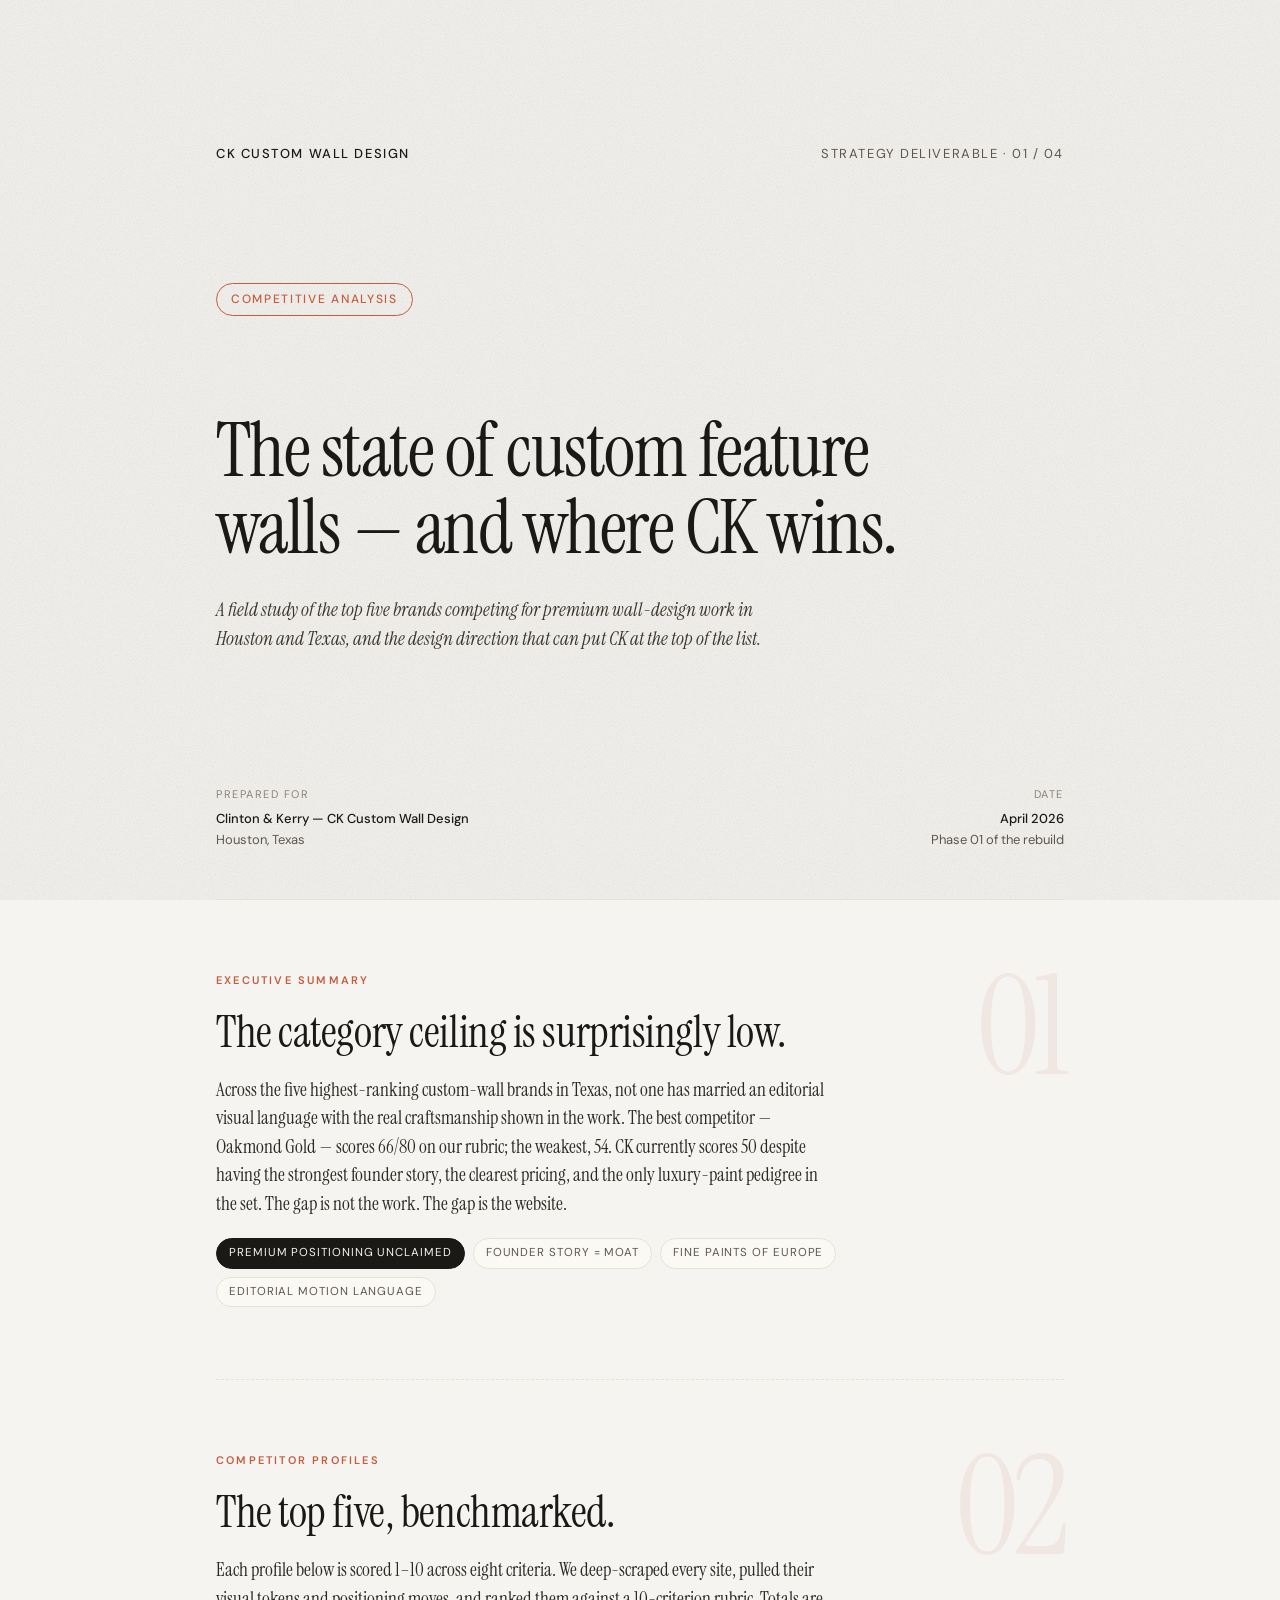
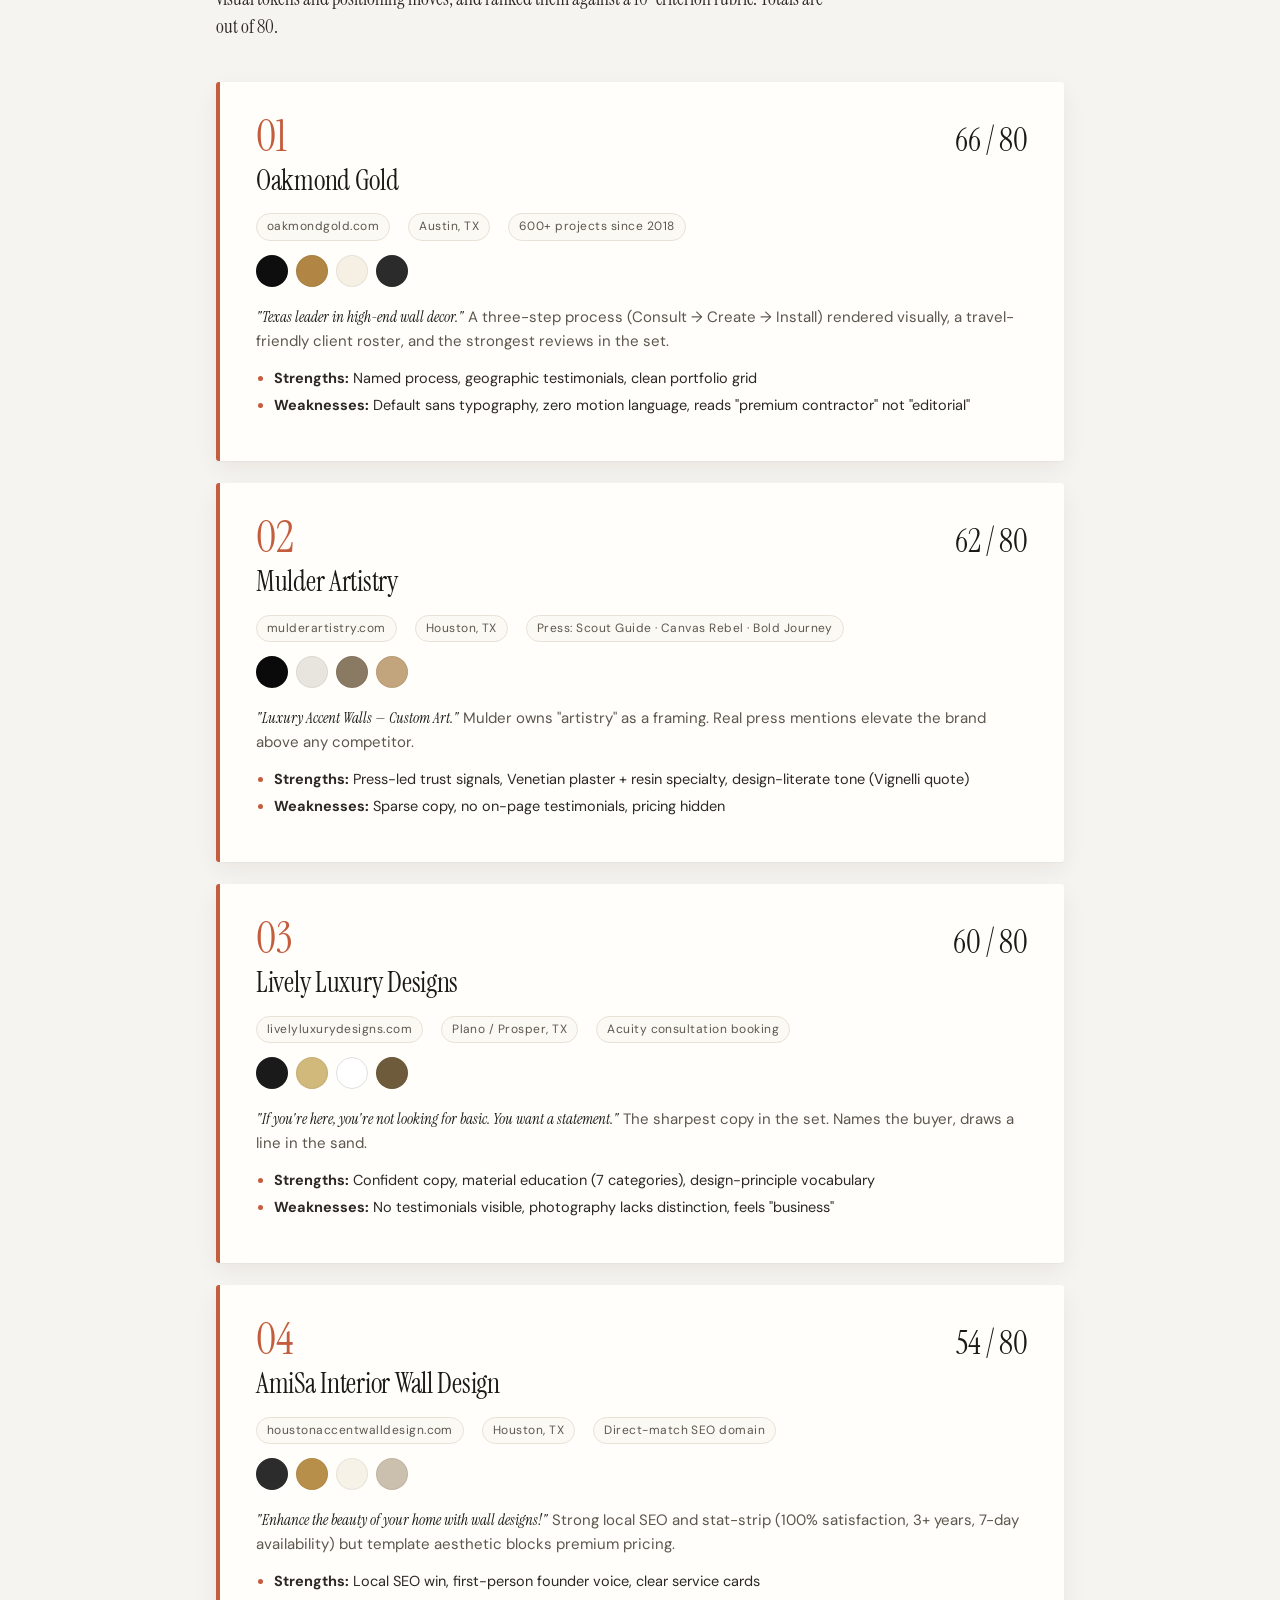
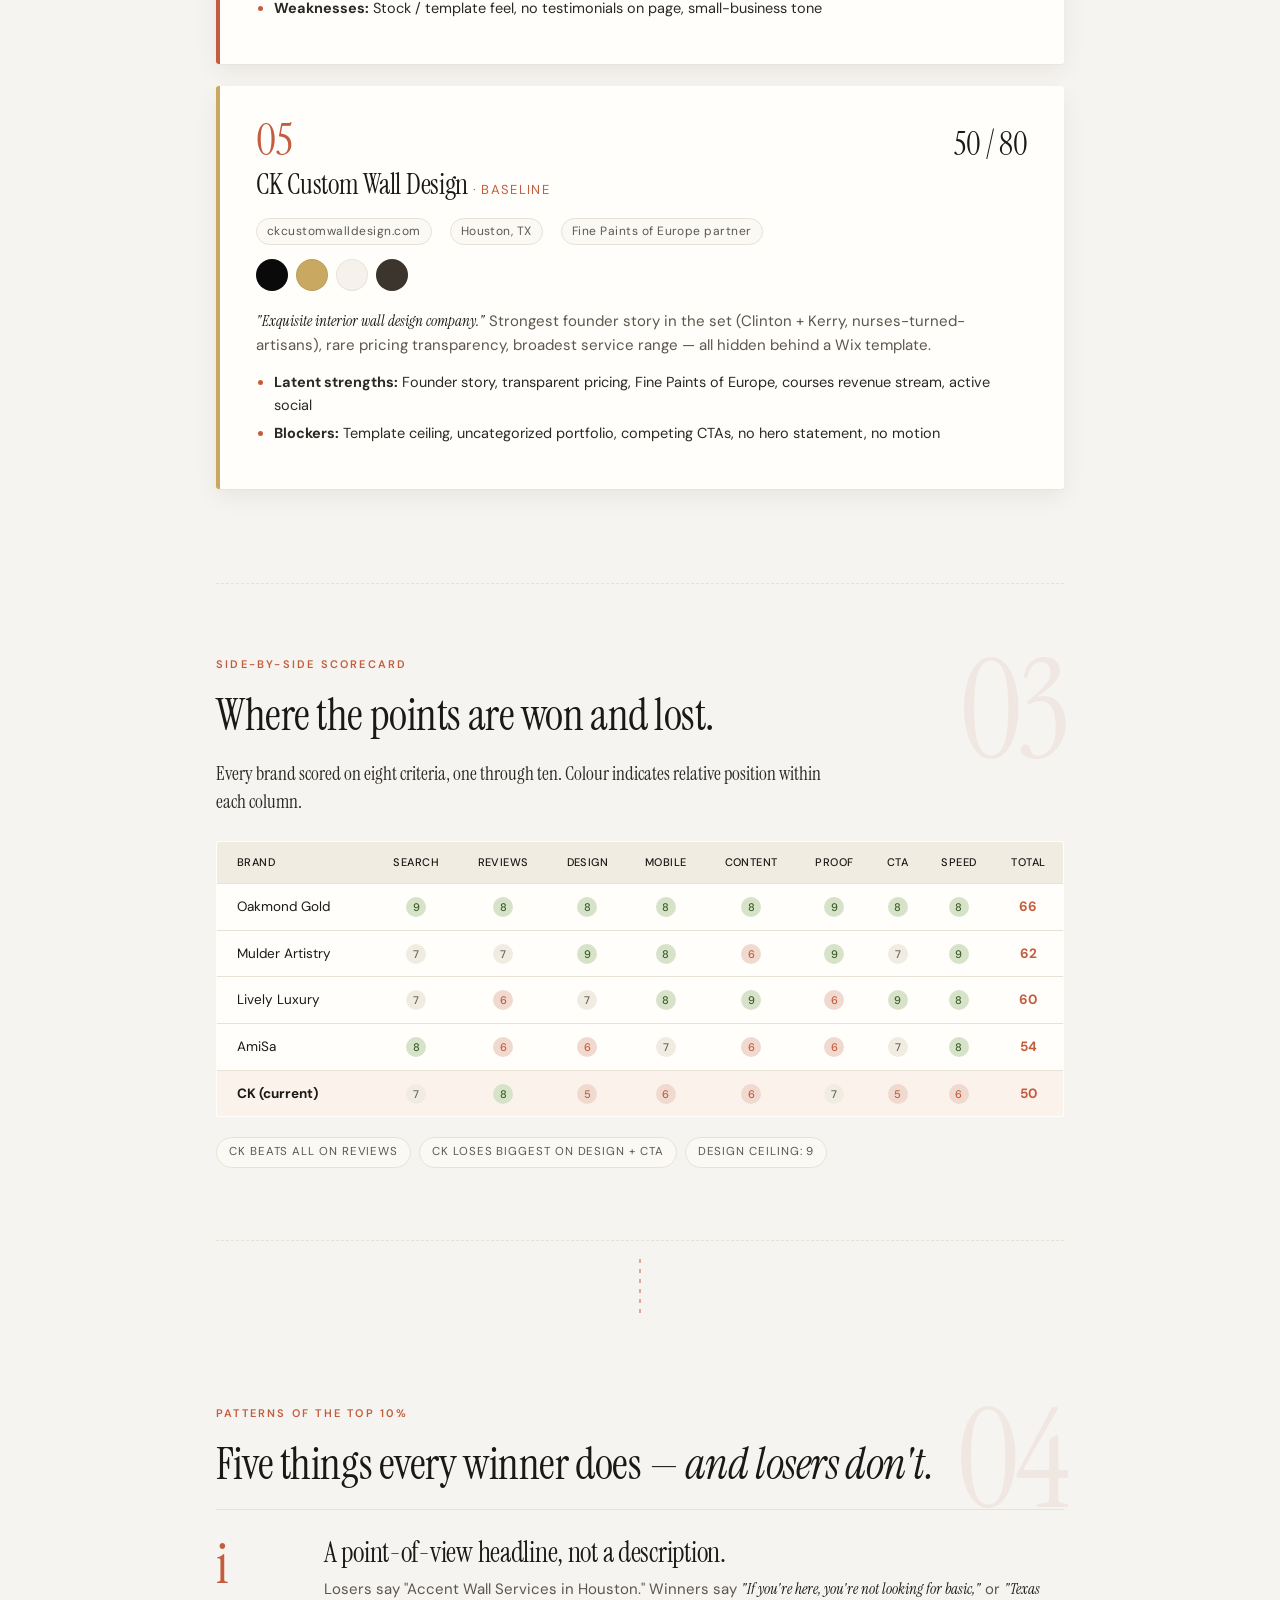
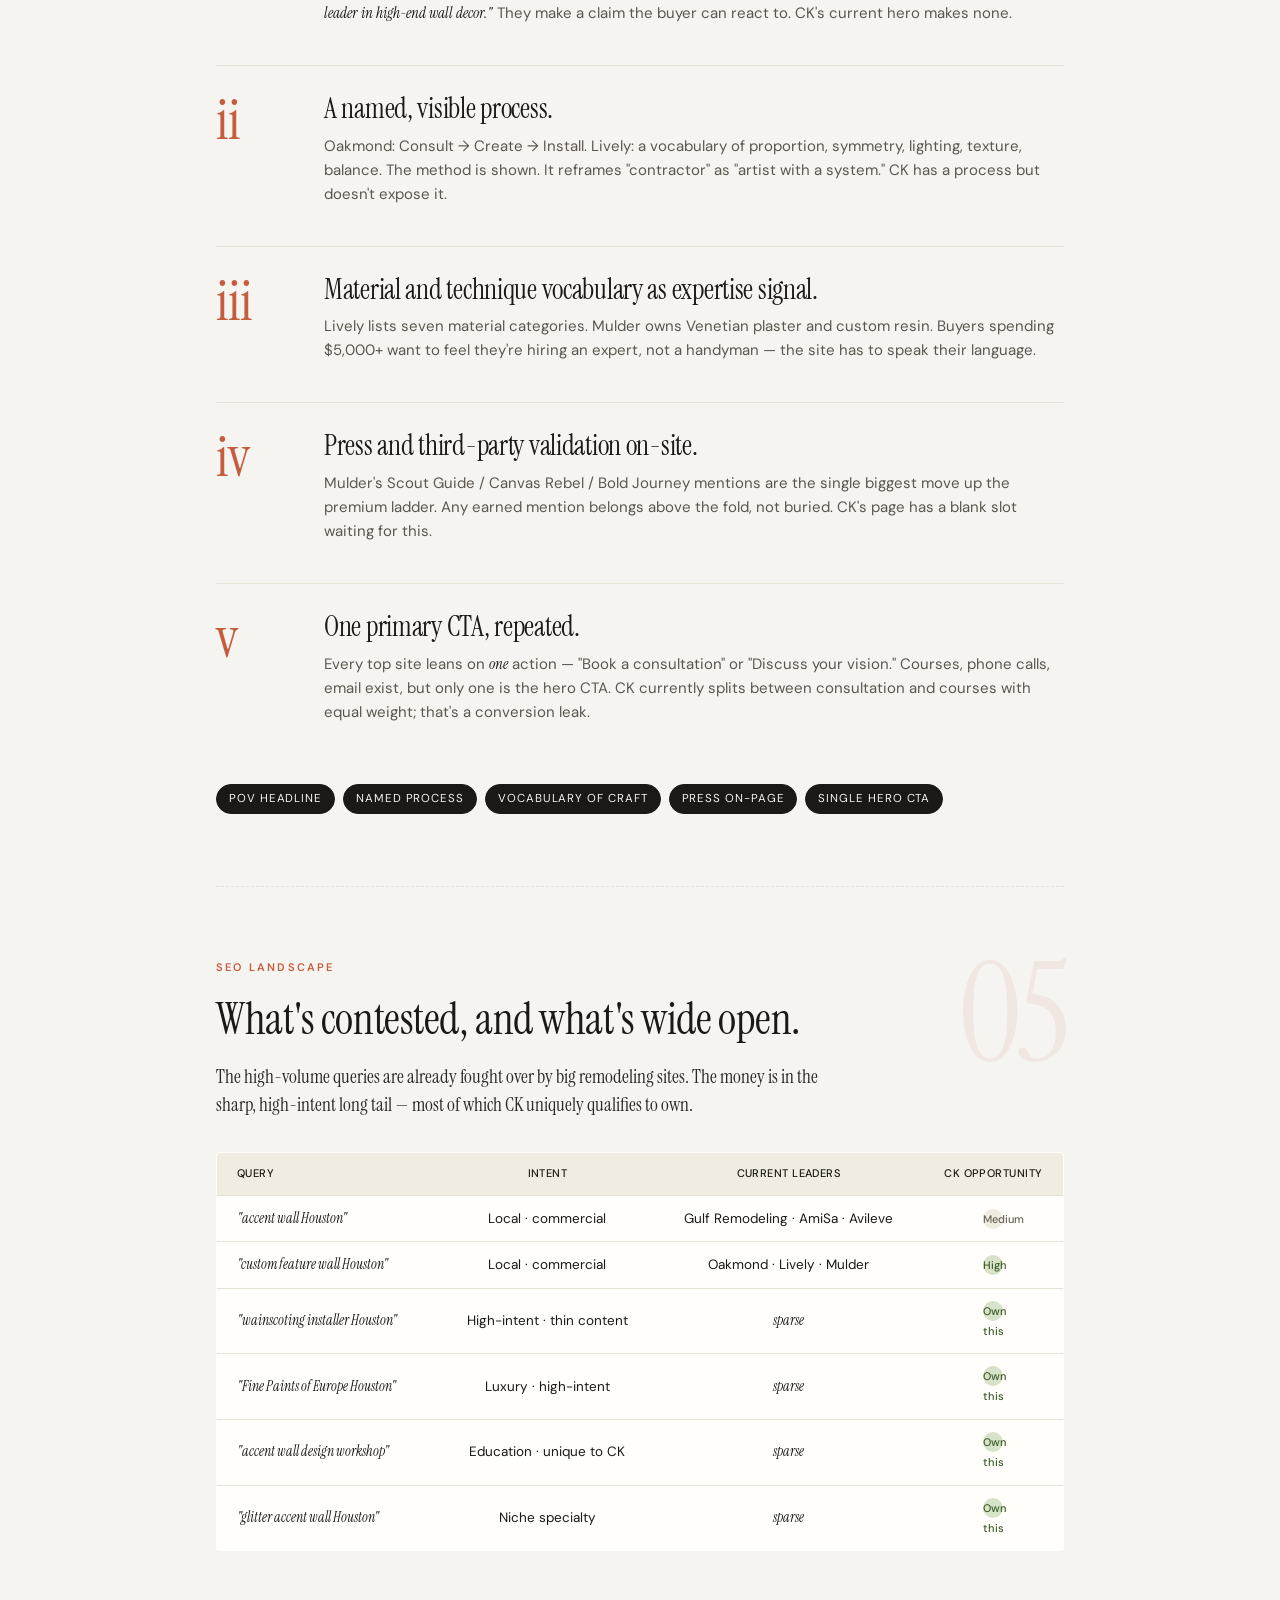
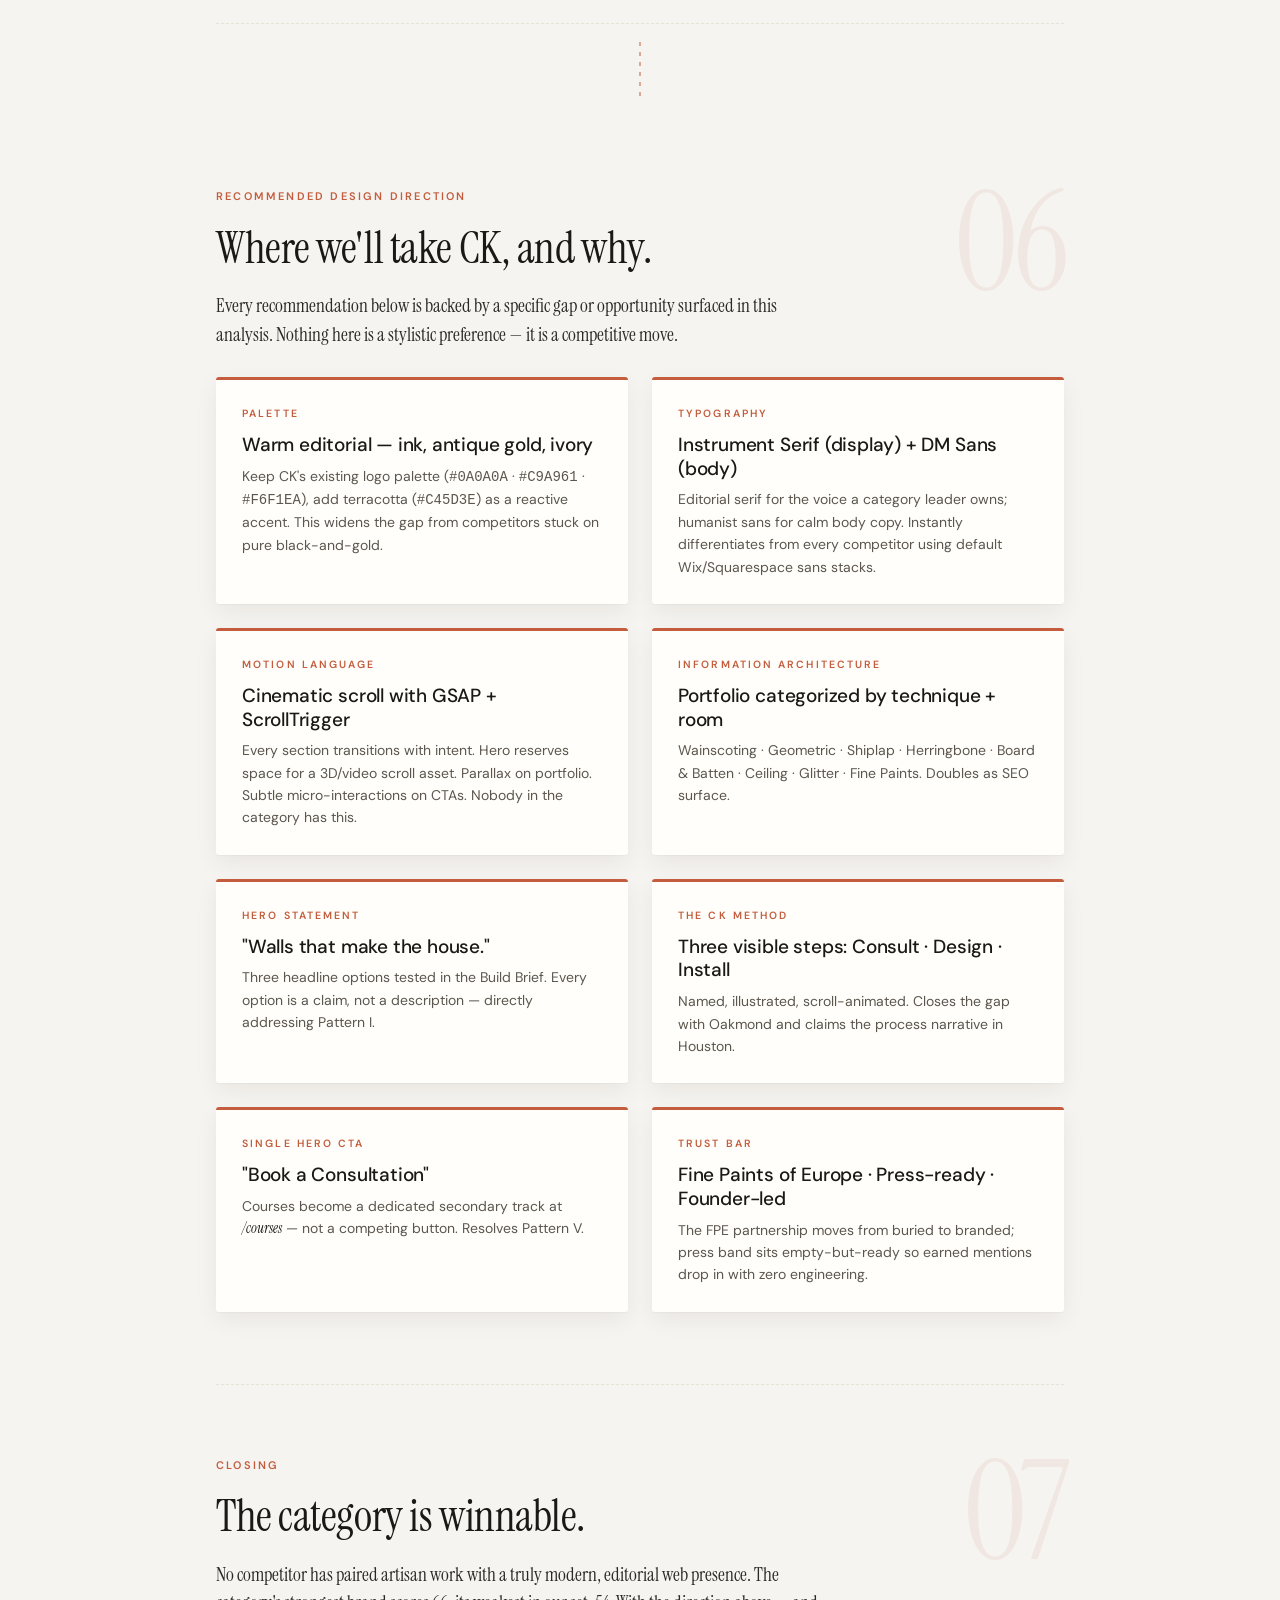
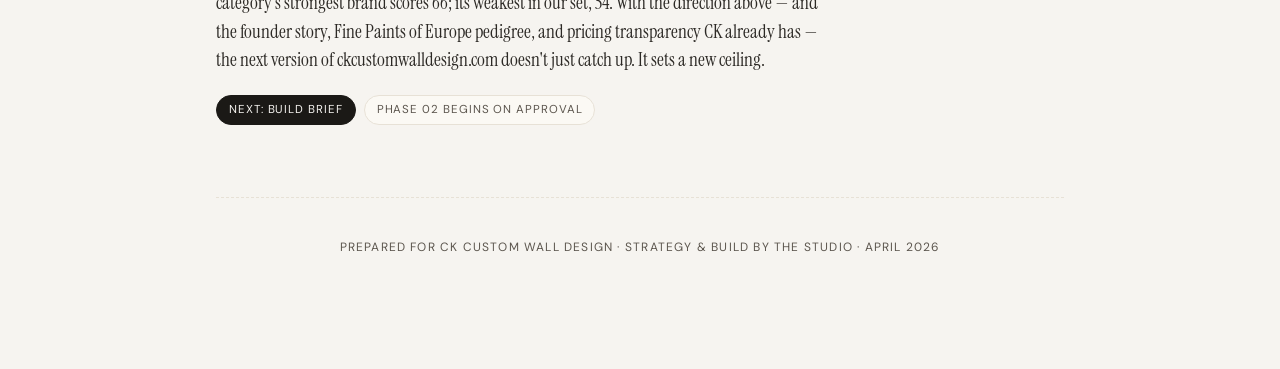
<file: competitive-analysis.html>
<!DOCTYPE html>
<html lang="en">
<head>
<meta charset="UTF-8">
<title>CK Custom Wall Design — Competitive Analysis</title>
<meta name="viewport" content="width=device-width,initial-scale=1">
<link rel="preconnect" href="https://fonts.googleapis.com">
<link rel="preconnect" href="https://fonts.gstatic.com" crossorigin>
<link href="https://fonts.googleapis.com/css2?family=Instrument+Serif:ital@0;1&family=DM+Sans:wght@300;400;500;600;700&display=swap" rel="stylesheet">
<style>
  :root{
    --paper:#f6f4f0;
    --card:#fffefa;
    --ink:#1b1916;
    --muted:#5c564e;
    --rule:#e7e1d6;
    --accent:#c45d3e;
    --gold:#c9a961;
    --shadow:0 1px 2px rgba(27,25,22,.04),0 8px 24px rgba(27,25,22,.06);
  }
  *{box-sizing:border-box;margin:0;padding:0}
  html{scroll-behavior:smooth}
  body{
    font-family:'DM Sans',system-ui,sans-serif;
    background:var(--paper);
    color:var(--ink);
    line-height:1.6;
    font-size:15px;
    position:relative;
    min-height:100vh;
  }
  body::before{
    content:"";
    position:fixed;inset:0;
    background-image:url("data:image/svg+xml;utf8,<svg xmlns='http://www.w3.org/2000/svg' width='300' height='300'><filter id='n'><feTurbulence type='fractalNoise' baseFrequency='0.9' numOctaves='2' stitchTiles='stitch'/><feColorMatrix values='0 0 0 0 0 0 0 0 0 0 0 0 0 0 0 0 0 0 0.4 0'/></filter><rect width='100%25' height='100%25' filter='url(%23n)' opacity='0.5'/></svg>");
    opacity:.35;pointer-events:none;z-index:0;
  }
  .wrap{max-width:960px;margin:0 auto;padding:72px 56px;position:relative;z-index:1}
  h1,h2,h3,h4{font-family:'Instrument Serif',Georgia,serif;font-weight:400;letter-spacing:-.01em;color:var(--ink)}
  h1{font-size:76px;line-height:1.02;letter-spacing:-.02em}
  h2{font-size:44px;line-height:1.1;margin-bottom:20px}
  h3{font-size:28px;line-height:1.2}
  h4{font-size:22px;line-height:1.25}
  p{color:var(--muted);margin-bottom:14px}
  em{font-style:italic;font-family:'Instrument Serif',serif;color:var(--ink)}
  a{color:var(--accent);text-decoration:none}
  a:hover{text-decoration:underline}

  /* ===== Cover ===== */
  .cover{
    min-height:92vh;
    display:flex;flex-direction:column;justify-content:space-between;
    padding-bottom:48px;
    border-bottom:1px solid var(--rule);
  }
  .cover-top{display:flex;justify-content:space-between;align-items:center;font-size:13px;letter-spacing:.12em;text-transform:uppercase;color:var(--muted)}
  .cover-top strong{color:var(--ink);font-weight:500;letter-spacing:.12em}
  .cover-mid h1{max-width:720px;margin-top:56px}
  .cover-mid p.lede{
    max-width:560px;margin-top:28px;font-size:19px;line-height:1.55;
    font-family:'Instrument Serif',serif;font-style:italic;color:#3b352d;
  }
  .badge{
    display:inline-block;padding:6px 14px;border:1px solid var(--accent);
    color:var(--accent);border-radius:100px;font-size:12px;letter-spacing:.14em;
    text-transform:uppercase;font-weight:500;margin-bottom:40px;
  }
  .cover-foot{display:flex;justify-content:space-between;align-items:end;color:var(--muted);font-size:13px}
  .cover-foot .col{max-width:260px}
  .cover-foot .label{font-size:11px;letter-spacing:.14em;text-transform:uppercase;margin-bottom:6px;color:#8a8478}
  .cover-foot strong{color:var(--ink);font-weight:500}

  /* ===== Sections ===== */
  section{padding:72px 0;border-bottom:1px dashed var(--rule);position:relative}
  section:last-child{border-bottom:none}
  .kicker{
    font-size:11px;letter-spacing:.2em;text-transform:uppercase;
    color:var(--accent);font-weight:600;margin-bottom:18px;
  }
  .section-num{
    position:absolute;right:0;top:56px;font-family:'Instrument Serif',serif;
    font-size:140px;color:rgba(196,93,62,.08);font-weight:400;line-height:1;
    letter-spacing:-.04em;user-select:none;
  }
  .lede-p{font-size:19px;line-height:1.5;color:#2c2925;max-width:620px;font-family:'Instrument Serif',serif}

  /* ===== Cards ===== */
  .card{
    background:var(--card);
    border-left:4px solid var(--accent);
    border-radius:3px;
    padding:32px 36px;
    box-shadow:var(--shadow);
    transition:transform .3s ease, box-shadow .3s ease;
    margin-bottom:22px;
  }
  .card:hover{transform:translateY(-2px);box-shadow:0 2px 6px rgba(27,25,22,.05),0 16px 40px rgba(27,25,22,.09)}
  .card .rank{
    display:flex;justify-content:space-between;align-items:baseline;margin-bottom:16px;
  }
  .card .rank .num{font-family:'Instrument Serif',serif;font-size:44px;color:var(--accent);line-height:1}
  .card .rank .score{font-family:'Instrument Serif',serif;font-size:32px;color:var(--ink)}
  .card .meta{display:flex;gap:18px;flex-wrap:wrap;font-size:12px;color:var(--muted);margin-bottom:14px;letter-spacing:.04em}
  .card .meta span{padding:3px 10px;border:1px solid var(--rule);border-radius:100px;background:#fbf9f4}

  .swatches{display:flex;gap:8px;margin:12px 0 18px}
  .swatch{width:32px;height:32px;border-radius:50%;border:1px solid rgba(0,0,0,.06)}

  .sw-ok{color:#5a7a4f}
  .sw-bad{color:var(--accent)}
  ul.compact{padding-left:18px;margin-bottom:12px}
  ul.compact li{margin-bottom:4px;color:#2c2925;font-size:14.5px}
  ul.compact li::marker{color:var(--accent)}

  /* ===== Scores table ===== */
  table.scores{width:100%;border-collapse:collapse;margin-top:24px;background:var(--card);border:1px solid var(--rule);border-radius:3px;overflow:hidden}
  table.scores th,table.scores td{padding:12px 10px;text-align:center;font-size:13.5px;border-bottom:1px solid var(--rule)}
  table.scores th{background:#f1ece2;font-weight:500;font-family:'DM Sans';letter-spacing:.04em;color:var(--ink);text-transform:uppercase;font-size:11px}
  table.scores td:first-child,table.scores th:first-child{text-align:left;padding-left:20px}
  table.scores tr:last-child td{border-bottom:none}
  table.scores .total{font-weight:700;color:var(--accent)}
  table.scores .client{background:#fbf2ec}
  .bar{display:inline-block;width:20px;height:20px;line-height:20px;border-radius:50%;background:#f1ece2;color:var(--ink);font-size:11px;font-weight:500}
  .bar.high{background:#d7e3c9;color:#3c5a2a}
  .bar.med{background:#f1ece2;color:#6a6357}
  .bar.low{background:#f0d9cf;color:var(--accent)}

  /* ===== Patterns ===== */
  .pattern{
    display:grid;grid-template-columns:80px 1fr;gap:28px;
    padding:26px 0;border-top:1px solid var(--rule);
  }
  .pattern:first-of-type{border-top:none}
  .pattern .big{font-family:'Instrument Serif',serif;font-size:56px;color:var(--accent);line-height:1}
  .pattern h3{margin-bottom:8px}
  .pattern p{color:var(--muted)}

  /* ===== Direction (final) ===== */
  .direction-grid{display:grid;grid-template-columns:1fr 1fr;gap:24px;margin-top:28px}
  .direction-card{background:var(--card);padding:26px;border-radius:3px;box-shadow:var(--shadow);border-top:3px solid var(--accent)}
  .direction-card .label{font-size:10.5px;letter-spacing:.2em;text-transform:uppercase;color:var(--accent);font-weight:600;margin-bottom:10px}
  .direction-card h4{font-size:19px;font-family:'DM Sans';font-weight:500;margin-bottom:8px;color:var(--ink)}
  .direction-card p{font-size:14px;margin:0}

  /* ===== Tags ===== */
  .tags{display:flex;gap:8px;flex-wrap:wrap;margin-top:20px}
  .tag{padding:5px 12px;border:1px solid var(--rule);border-radius:100px;font-size:11.5px;letter-spacing:.08em;text-transform:uppercase;color:var(--muted);background:#fbf9f4}
  .tag.solid{background:var(--ink);color:var(--paper);border-color:var(--ink)}

  /* Flow connector */
  .connector{display:flex;justify-content:center;padding:18px 0}
  .connector svg{color:var(--accent);opacity:.5}

  /* Footer */
  footer{text-align:center;padding:40px 0;color:var(--muted);font-size:12px;letter-spacing:.1em;text-transform:uppercase}

  /* ===== Print ===== */
  @media print{
    body{background:#fff;font-size:11pt}
    body::before{display:none}
    .wrap{padding:0;max-width:none}
    section{page-break-inside:avoid;padding:36px 28px;border-bottom:1px dashed #ccc}
    .cover{page-break-after:always;min-height:95vh;padding:48px 28px}
    .card{page-break-inside:avoid;box-shadow:none;border:1px solid var(--rule);border-left:4px solid var(--accent)}
    .section-num{font-size:90px}
    h1{font-size:52pt}
    h2{font-size:28pt}
    .direction-grid{display:block}
    .direction-card{margin-bottom:12px}
    @page{size:A4;margin:14mm}
  }

  @media (max-width:720px){
    .wrap{padding:40px 24px}
    h1{font-size:48px}
    h2{font-size:32px}
    .section-num{font-size:72px;top:30px}
    .direction-grid{grid-template-columns:1fr}
    .cover-foot{flex-direction:column;gap:20px;align-items:flex-start}
    table.scores{display:block;overflow-x:auto;white-space:nowrap}
    .pattern{grid-template-columns:1fr}
  }
</style>
</head>
<body>
<div class="wrap">

  <!-- =========== COVER =========== -->
  <section class="cover">
    <div class="cover-top">
      <strong>CK Custom Wall Design</strong>
      <span>Strategy Deliverable · 01 / 04</span>
    </div>
    <div class="cover-mid">
      <span class="badge">Competitive Analysis</span>
      <h1>The state of custom feature walls <em>—</em> and where CK wins.</h1>
      <p class="lede">A field study of the top five brands competing for premium wall-design work in Houston and Texas, and the design direction that can put CK at the top of the list.</p>
    </div>
    <div class="cover-foot">
      <div class="col">
        <div class="label">Prepared For</div>
        <strong>Clinton &amp; Kerry — CK Custom Wall Design</strong><br>
        Houston, Texas
      </div>
      <div class="col" style="text-align:right">
        <div class="label">Date</div>
        <strong>April 2026</strong><br>
        Phase 01 of the rebuild
      </div>
    </div>
  </section>

  <!-- =========== EXECUTIVE SUMMARY =========== -->
  <section>
    <span class="section-num">01</span>
    <div class="kicker">Executive Summary</div>
    <h2>The category ceiling is surprisingly low.</h2>
    <p class="lede-p">Across the five highest-ranking custom-wall brands in Texas, not one has married an editorial visual language with the real craftsmanship shown in the work. The best competitor — Oakmond Gold — scores 66/80 on our rubric; the weakest, 54. CK currently scores 50 despite having the strongest founder story, the clearest pricing, and the only luxury-paint pedigree in the set. The gap is not the work. The gap is the website.</p>
    <div class="tags">
      <span class="tag solid">Premium positioning unclaimed</span>
      <span class="tag">Founder story = moat</span>
      <span class="tag">Fine Paints of Europe</span>
      <span class="tag">Editorial motion language</span>
    </div>
  </section>

  <!-- =========== COMPETITOR PROFILES =========== -->
  <section>
    <span class="section-num">02</span>
    <div class="kicker">Competitor Profiles</div>
    <h2>The top five, benchmarked.</h2>
    <p class="lede-p" style="margin-bottom:40px">Each profile below is scored 1–10 across eight criteria. We deep-scraped every site, pulled their visual tokens and positioning moves, and ranked them against a 10-criterion rubric. Totals are out of 80.</p>

    <!-- 1 Oakmond Gold -->
    <div class="card">
      <div class="rank">
        <div>
          <div class="num">01</div>
          <h3 style="margin-top:6px">Oakmond Gold</h3>
        </div>
        <div class="score">66 / 80</div>
      </div>
      <div class="meta">
        <span>oakmondgold.com</span>
        <span>Austin, TX</span>
        <span>600+ projects since 2018</span>
      </div>
      <div class="swatches" aria-label="Oakmond Gold palette">
        <span class="swatch" style="background:#0e0e0e"></span>
        <span class="swatch" style="background:#b18644"></span>
        <span class="swatch" style="background:#f5efe4"></span>
        <span class="swatch" style="background:#2b2b2b"></span>
      </div>
      <p><em>"Texas leader in high-end wall decor."</em> A three-step process (Consult → Create → Install) rendered visually, a travel-friendly client roster, and the strongest reviews in the set.</p>
      <ul class="compact" style="margin-top:14px">
        <li class="sw-ok"><strong>Strengths:</strong> Named process, geographic testimonials, clean portfolio grid</li>
        <li class="sw-bad"><strong>Weaknesses:</strong> Default sans typography, zero motion language, reads "premium contractor" not "editorial"</li>
      </ul>
    </div>

    <!-- 2 Mulder -->
    <div class="card">
      <div class="rank">
        <div>
          <div class="num">02</div>
          <h3 style="margin-top:6px">Mulder Artistry</h3>
        </div>
        <div class="score">62 / 80</div>
      </div>
      <div class="meta">
        <span>mulderartistry.com</span>
        <span>Houston, TX</span>
        <span>Press: Scout Guide · Canvas Rebel · Bold Journey</span>
      </div>
      <div class="swatches">
        <span class="swatch" style="background:#0a0a0a"></span>
        <span class="swatch" style="background:#e8e5df"></span>
        <span class="swatch" style="background:#8a7a63"></span>
        <span class="swatch" style="background:#c2a57d"></span>
      </div>
      <p><em>"Luxury Accent Walls — Custom Art."</em> Mulder owns "artistry" as a framing. Real press mentions elevate the brand above any competitor.</p>
      <ul class="compact" style="margin-top:14px">
        <li class="sw-ok"><strong>Strengths:</strong> Press-led trust signals, Venetian plaster + resin specialty, design-literate tone (Vignelli quote)</li>
        <li class="sw-bad"><strong>Weaknesses:</strong> Sparse copy, no on-page testimonials, pricing hidden</li>
      </ul>
    </div>

    <!-- 3 Lively -->
    <div class="card">
      <div class="rank">
        <div>
          <div class="num">03</div>
          <h3 style="margin-top:6px">Lively Luxury Designs</h3>
        </div>
        <div class="score">60 / 80</div>
      </div>
      <div class="meta">
        <span>livelyluxurydesigns.com</span>
        <span>Plano / Prosper, TX</span>
        <span>Acuity consultation booking</span>
      </div>
      <div class="swatches">
        <span class="swatch" style="background:#1a1a1a"></span>
        <span class="swatch" style="background:#d1b87b"></span>
        <span class="swatch" style="background:#ffffff;border:1px solid #e0e0e0"></span>
        <span class="swatch" style="background:#6e5b3b"></span>
      </div>
      <p><em>"If you're here, you're not looking for basic. You want a statement."</em> The sharpest copy in the set. Names the buyer, draws a line in the sand.</p>
      <ul class="compact" style="margin-top:14px">
        <li class="sw-ok"><strong>Strengths:</strong> Confident copy, material education (7 categories), design-principle vocabulary</li>
        <li class="sw-bad"><strong>Weaknesses:</strong> No testimonials visible, photography lacks distinction, feels "business"</li>
      </ul>
    </div>

    <!-- 4 AmiSa -->
    <div class="card">
      <div class="rank">
        <div>
          <div class="num">04</div>
          <h3 style="margin-top:6px">AmiSa Interior Wall Design</h3>
        </div>
        <div class="score">54 / 80</div>
      </div>
      <div class="meta">
        <span>houstonaccentwalldesign.com</span>
        <span>Houston, TX</span>
        <span>Direct-match SEO domain</span>
      </div>
      <div class="swatches">
        <span class="swatch" style="background:#2c2c2c"></span>
        <span class="swatch" style="background:#b88f4a"></span>
        <span class="swatch" style="background:#f7f2e8"></span>
        <span class="swatch" style="background:#cbc0ad"></span>
      </div>
      <p><em>"Enhance the beauty of your home with wall designs!"</em> Strong local SEO and stat-strip (100% satisfaction, 3+ years, 7-day availability) but template aesthetic blocks premium pricing.</p>
      <ul class="compact" style="margin-top:14px">
        <li class="sw-ok"><strong>Strengths:</strong> Local SEO win, first-person founder voice, clear service cards</li>
        <li class="sw-bad"><strong>Weaknesses:</strong> Stock / template feel, no testimonials on page, small-business tone</li>
      </ul>
    </div>

    <!-- 5 CK (baseline) -->
    <div class="card" style="border-left-color:var(--gold)">
      <div class="rank">
        <div>
          <div class="num">05</div>
          <h3 style="margin-top:6px">CK Custom Wall Design <span style="font-size:13px;color:var(--accent);font-family:'DM Sans';letter-spacing:.1em;text-transform:uppercase">· baseline</span></h3>
        </div>
        <div class="score">50 / 80</div>
      </div>
      <div class="meta">
        <span>ckcustomwalldesign.com</span>
        <span>Houston, TX</span>
        <span>Fine Paints of Europe partner</span>
      </div>
      <div class="swatches">
        <span class="swatch" style="background:#0a0a0a"></span>
        <span class="swatch" style="background:#c9a961"></span>
        <span class="swatch" style="background:#f6f1ea"></span>
        <span class="swatch" style="background:#3b352d"></span>
      </div>
      <p><em>"Exquisite interior wall design company."</em> Strongest founder story in the set (Clinton + Kerry, nurses-turned-artisans), rare pricing transparency, broadest service range — all hidden behind a Wix template.</p>
      <ul class="compact" style="margin-top:14px">
        <li class="sw-ok"><strong>Latent strengths:</strong> Founder story, transparent pricing, Fine Paints of Europe, courses revenue stream, active social</li>
        <li class="sw-bad"><strong>Blockers:</strong> Template ceiling, uncategorized portfolio, competing CTAs, no hero statement, no motion</li>
      </ul>
    </div>
  </section>

  <!-- =========== SCORE TABLE =========== -->
  <section>
    <span class="section-num">03</span>
    <div class="kicker">Side-by-Side Scorecard</div>
    <h2>Where the points are won and lost.</h2>
    <p class="lede-p">Every brand scored on eight criteria, one through ten. Colour indicates relative position within each column.</p>
    <table class="scores">
      <thead>
        <tr>
          <th>Brand</th>
          <th>Search</th>
          <th>Reviews</th>
          <th>Design</th>
          <th>Mobile</th>
          <th>Content</th>
          <th>Proof</th>
          <th>CTA</th>
          <th>Speed</th>
          <th>Total</th>
        </tr>
      </thead>
      <tbody>
        <tr>
          <td>Oakmond Gold</td>
          <td><span class="bar high">9</span></td>
          <td><span class="bar high">8</span></td>
          <td><span class="bar high">8</span></td>
          <td><span class="bar high">8</span></td>
          <td><span class="bar high">8</span></td>
          <td><span class="bar high">9</span></td>
          <td><span class="bar high">8</span></td>
          <td><span class="bar high">8</span></td>
          <td class="total">66</td>
        </tr>
        <tr>
          <td>Mulder Artistry</td>
          <td><span class="bar med">7</span></td>
          <td><span class="bar med">7</span></td>
          <td><span class="bar high">9</span></td>
          <td><span class="bar high">8</span></td>
          <td><span class="bar low">6</span></td>
          <td><span class="bar high">9</span></td>
          <td><span class="bar med">7</span></td>
          <td><span class="bar high">9</span></td>
          <td class="total">62</td>
        </tr>
        <tr>
          <td>Lively Luxury</td>
          <td><span class="bar med">7</span></td>
          <td><span class="bar low">6</span></td>
          <td><span class="bar med">7</span></td>
          <td><span class="bar high">8</span></td>
          <td><span class="bar high">9</span></td>
          <td><span class="bar low">6</span></td>
          <td><span class="bar high">9</span></td>
          <td><span class="bar high">8</span></td>
          <td class="total">60</td>
        </tr>
        <tr>
          <td>AmiSa</td>
          <td><span class="bar high">8</span></td>
          <td><span class="bar low">6</span></td>
          <td><span class="bar low">6</span></td>
          <td><span class="bar med">7</span></td>
          <td><span class="bar low">6</span></td>
          <td><span class="bar low">6</span></td>
          <td><span class="bar med">7</span></td>
          <td><span class="bar high">8</span></td>
          <td class="total">54</td>
        </tr>
        <tr class="client">
          <td><strong>CK (current)</strong></td>
          <td><span class="bar med">7</span></td>
          <td><span class="bar high">8</span></td>
          <td><span class="bar low">5</span></td>
          <td><span class="bar low">6</span></td>
          <td><span class="bar low">6</span></td>
          <td><span class="bar med">7</span></td>
          <td><span class="bar low">5</span></td>
          <td><span class="bar low">6</span></td>
          <td class="total">50</td>
        </tr>
      </tbody>
    </table>
    <div class="tags">
      <span class="tag">CK beats all on Reviews</span>
      <span class="tag">CK loses biggest on Design + CTA</span>
      <span class="tag">Design ceiling: 9</span>
    </div>
  </section>

  <div class="connector" aria-hidden="true">
    <svg width="2" height="56" viewBox="0 0 2 56"><line x1="1" y1="0" x2="1" y2="56" stroke="currentColor" stroke-width="2" stroke-dasharray="4 6"/></svg>
  </div>

  <!-- =========== PATTERNS =========== -->
  <section>
    <span class="section-num">04</span>
    <div class="kicker">Patterns of the Top 10%</div>
    <h2>Five things every winner does <em>— and losers don't.</em></h2>

    <div class="pattern">
      <div class="big">i</div>
      <div>
        <h3>A point-of-view headline, not a description.</h3>
        <p>Losers say "Accent Wall Services in Houston." Winners say <em>"If you're here, you're not looking for basic,"</em> or <em>"Texas leader in high-end wall decor."</em> They make a claim the buyer can react to. CK's current hero makes none.</p>
      </div>
    </div>

    <div class="pattern">
      <div class="big">ii</div>
      <div>
        <h3>A named, visible process.</h3>
        <p>Oakmond: Consult → Create → Install. Lively: a vocabulary of proportion, symmetry, lighting, texture, balance. The method is shown. It reframes "contractor" as "artist with a system." CK has a process but doesn't expose it.</p>
      </div>
    </div>

    <div class="pattern">
      <div class="big">iii</div>
      <div>
        <h3>Material and technique vocabulary as expertise signal.</h3>
        <p>Lively lists seven material categories. Mulder owns Venetian plaster and custom resin. Buyers spending $5,000+ want to feel they're hiring an expert, not a handyman — the site has to speak their language.</p>
      </div>
    </div>

    <div class="pattern">
      <div class="big">iv</div>
      <div>
        <h3>Press and third-party validation on-site.</h3>
        <p>Mulder's Scout Guide / Canvas Rebel / Bold Journey mentions are the single biggest move up the premium ladder. Any earned mention belongs above the fold, not buried. CK's page has a blank slot waiting for this.</p>
      </div>
    </div>

    <div class="pattern">
      <div class="big">v</div>
      <div>
        <h3>One primary CTA, repeated.</h3>
        <p>Every top site leans on <em>one</em> action — "Book a consultation" or "Discuss your vision." Courses, phone calls, email exist, but only one is the hero CTA. CK currently splits between consultation and courses with equal weight; that's a conversion leak.</p>
      </div>
    </div>

    <div class="tags">
      <span class="tag solid">POV headline</span>
      <span class="tag solid">Named process</span>
      <span class="tag solid">Vocabulary of craft</span>
      <span class="tag solid">Press on-page</span>
      <span class="tag solid">Single hero CTA</span>
    </div>
  </section>

  <!-- =========== SEO =========== -->
  <section>
    <span class="section-num">05</span>
    <div class="kicker">SEO Landscape</div>
    <h2>What's contested, and what's wide open.</h2>
    <p class="lede-p">The high-volume queries are already fought over by big remodeling sites. The money is in the sharp, high-intent long tail — most of which CK uniquely qualifies to own.</p>
    <table class="scores" style="margin-top:32px">
      <thead>
        <tr>
          <th>Query</th>
          <th>Intent</th>
          <th>Current Leaders</th>
          <th>CK Opportunity</th>
        </tr>
      </thead>
      <tbody>
        <tr>
          <td style="text-align:left"><em>"accent wall Houston"</em></td>
          <td>Local · commercial</td>
          <td>Gulf Remodeling · AmiSa · Avileve</td>
          <td><span class="bar med">Medium</span></td>
        </tr>
        <tr>
          <td style="text-align:left"><em>"custom feature wall Houston"</em></td>
          <td>Local · commercial</td>
          <td>Oakmond · Lively · Mulder</td>
          <td><span class="bar high">High</span></td>
        </tr>
        <tr>
          <td style="text-align:left"><em>"wainscoting installer Houston"</em></td>
          <td>High-intent · thin content</td>
          <td><em>sparse</em></td>
          <td><span class="bar high">Own this</span></td>
        </tr>
        <tr>
          <td style="text-align:left"><em>"Fine Paints of Europe Houston"</em></td>
          <td>Luxury · high-intent</td>
          <td><em>sparse</em></td>
          <td><span class="bar high">Own this</span></td>
        </tr>
        <tr>
          <td style="text-align:left"><em>"accent wall design workshop"</em></td>
          <td>Education · unique to CK</td>
          <td><em>sparse</em></td>
          <td><span class="bar high">Own this</span></td>
        </tr>
        <tr>
          <td style="text-align:left"><em>"glitter accent wall Houston"</em></td>
          <td>Niche specialty</td>
          <td><em>sparse</em></td>
          <td><span class="bar high">Own this</span></td>
        </tr>
      </tbody>
    </table>
  </section>

  <div class="connector" aria-hidden="true">
    <svg width="2" height="56" viewBox="0 0 2 56"><line x1="1" y1="0" x2="1" y2="56" stroke="currentColor" stroke-width="2" stroke-dasharray="4 6"/></svg>
  </div>

  <!-- =========== RECOMMENDED DIRECTION =========== -->
  <section>
    <span class="section-num">06</span>
    <div class="kicker">Recommended Design Direction</div>
    <h2>Where we'll take CK, and why.</h2>
    <p class="lede-p">Every recommendation below is backed by a specific gap or opportunity surfaced in this analysis. Nothing here is a stylistic preference — it is a competitive move.</p>

    <div class="direction-grid">
      <div class="direction-card">
        <div class="label">Palette</div>
        <h4>Warm editorial — ink, antique gold, ivory</h4>
        <p>Keep CK's existing logo palette (<code>#0A0A0A</code> · <code>#C9A961</code> · <code>#F6F1EA</code>), add terracotta (<code>#C45D3E</code>) as a reactive accent. This widens the gap from competitors stuck on pure black-and-gold.</p>
      </div>
      <div class="direction-card">
        <div class="label">Typography</div>
        <h4>Instrument Serif (display) + DM Sans (body)</h4>
        <p>Editorial serif for the voice a category leader owns; humanist sans for calm body copy. Instantly differentiates from every competitor using default Wix/Squarespace sans stacks.</p>
      </div>
      <div class="direction-card">
        <div class="label">Motion Language</div>
        <h4>Cinematic scroll with GSAP + ScrollTrigger</h4>
        <p>Every section transitions with intent. Hero reserves space for a 3D/video scroll asset. Parallax on portfolio. Subtle micro-interactions on CTAs. Nobody in the category has this.</p>
      </div>
      <div class="direction-card">
        <div class="label">Information Architecture</div>
        <h4>Portfolio categorized by technique + room</h4>
        <p>Wainscoting · Geometric · Shiplap · Herringbone · Board &amp; Batten · Ceiling · Glitter · Fine Paints. Doubles as SEO surface.</p>
      </div>
      <div class="direction-card">
        <div class="label">Hero Statement</div>
        <h4>"Walls that make the house."</h4>
        <p>Three headline options tested in the Build Brief. Every option is a claim, not a description — directly addressing Pattern I.</p>
      </div>
      <div class="direction-card">
        <div class="label">The CK Method</div>
        <h4>Three visible steps: Consult · Design · Install</h4>
        <p>Named, illustrated, scroll-animated. Closes the gap with Oakmond and claims the process narrative in Houston.</p>
      </div>
      <div class="direction-card">
        <div class="label">Single Hero CTA</div>
        <h4>"Book a Consultation"</h4>
        <p>Courses become a dedicated secondary track at <em>/courses</em> — not a competing button. Resolves Pattern V.</p>
      </div>
      <div class="direction-card">
        <div class="label">Trust Bar</div>
        <h4>Fine Paints of Europe · Press-ready · Founder-led</h4>
        <p>The FPE partnership moves from buried to branded; press band sits empty-but-ready so earned mentions drop in with zero engineering.</p>
      </div>
    </div>
  </section>

  <!-- =========== CLOSE =========== -->
  <section>
    <span class="section-num">07</span>
    <div class="kicker">Closing</div>
    <h2>The category is winnable.</h2>
    <p class="lede-p">No competitor has paired artisan work with a truly modern, editorial web presence. The category's strongest brand scores 66; its weakest in our set, 54. With the direction above — and the founder story, Fine Paints of Europe pedigree, and pricing transparency CK already has — the next version of ckcustomwalldesign.com doesn't just catch up. It sets a new ceiling.</p>
    <div class="tags">
      <span class="tag solid">Next: Build Brief</span>
      <span class="tag">Phase 02 begins on approval</span>
    </div>
  </section>

  <footer>Prepared for CK Custom Wall Design · Strategy &amp; Build by the Studio · April 2026</footer>

</div>
</body>
</html>
</file>
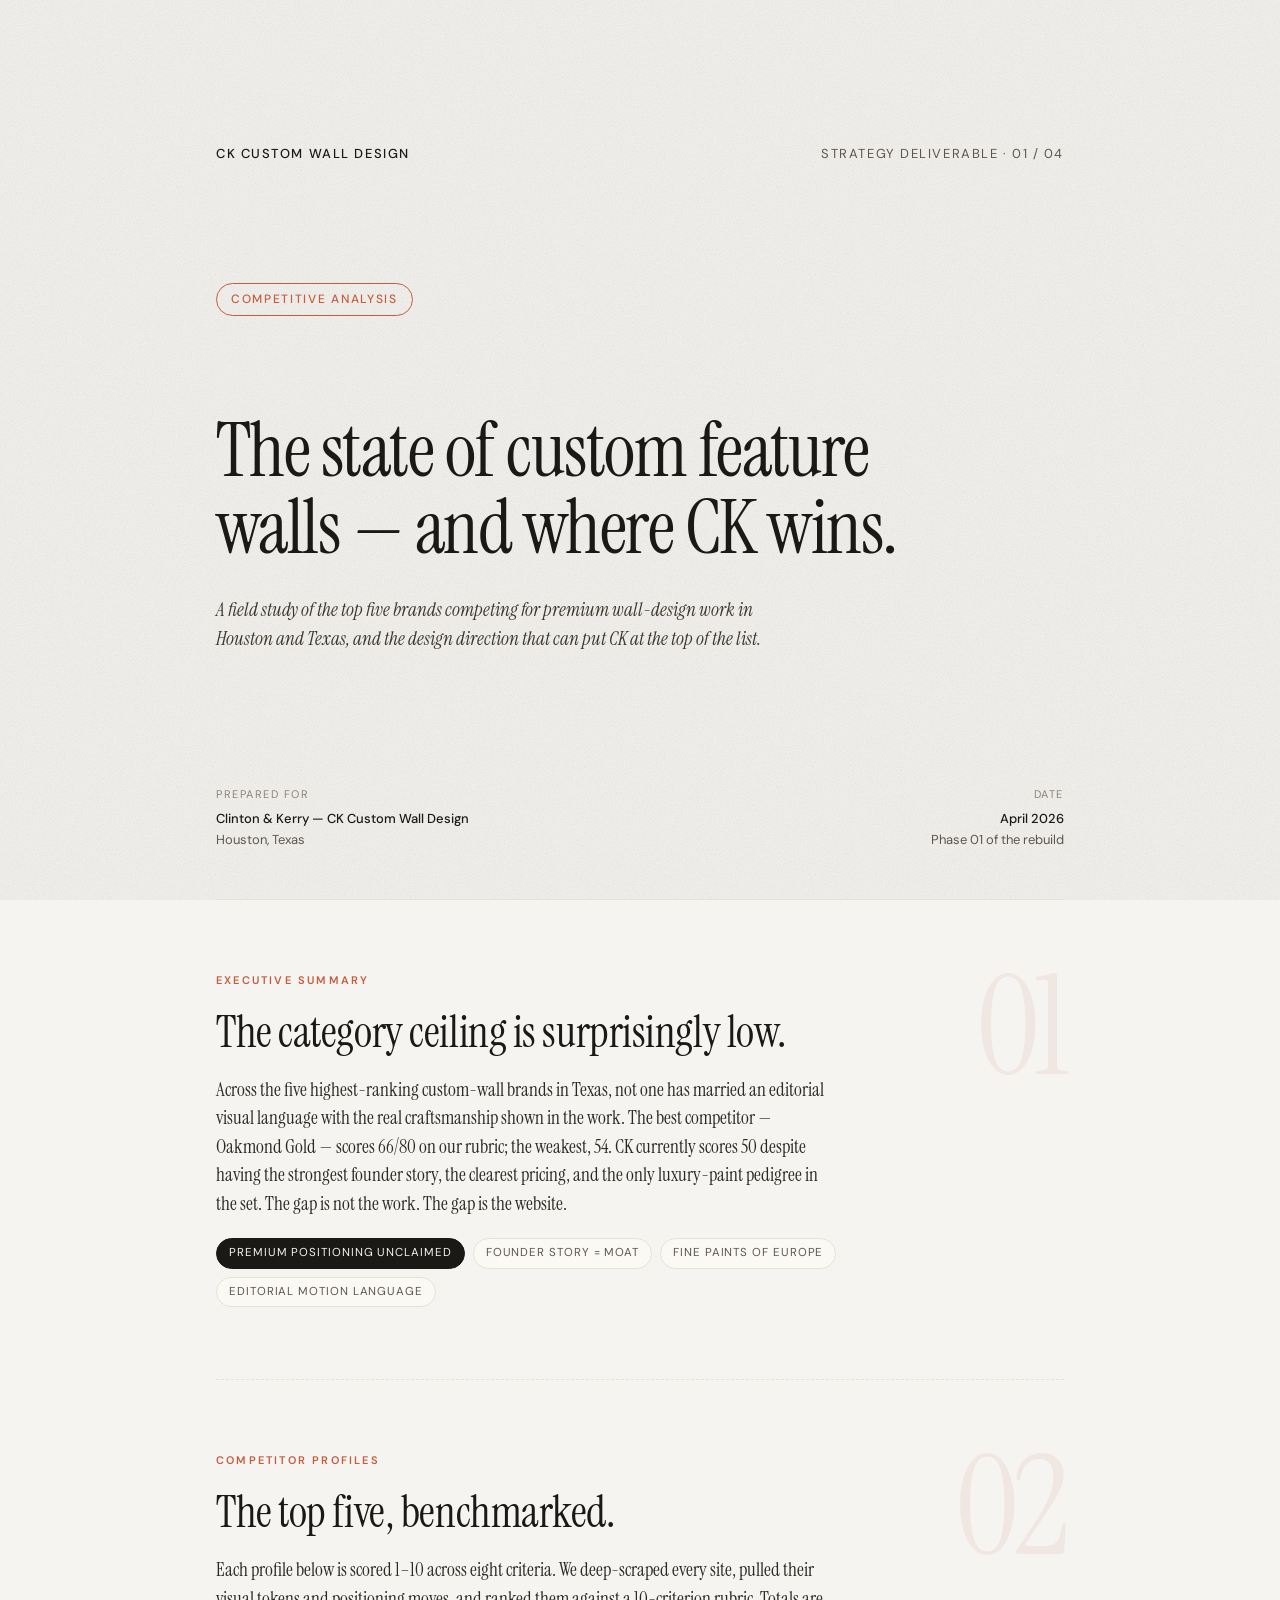
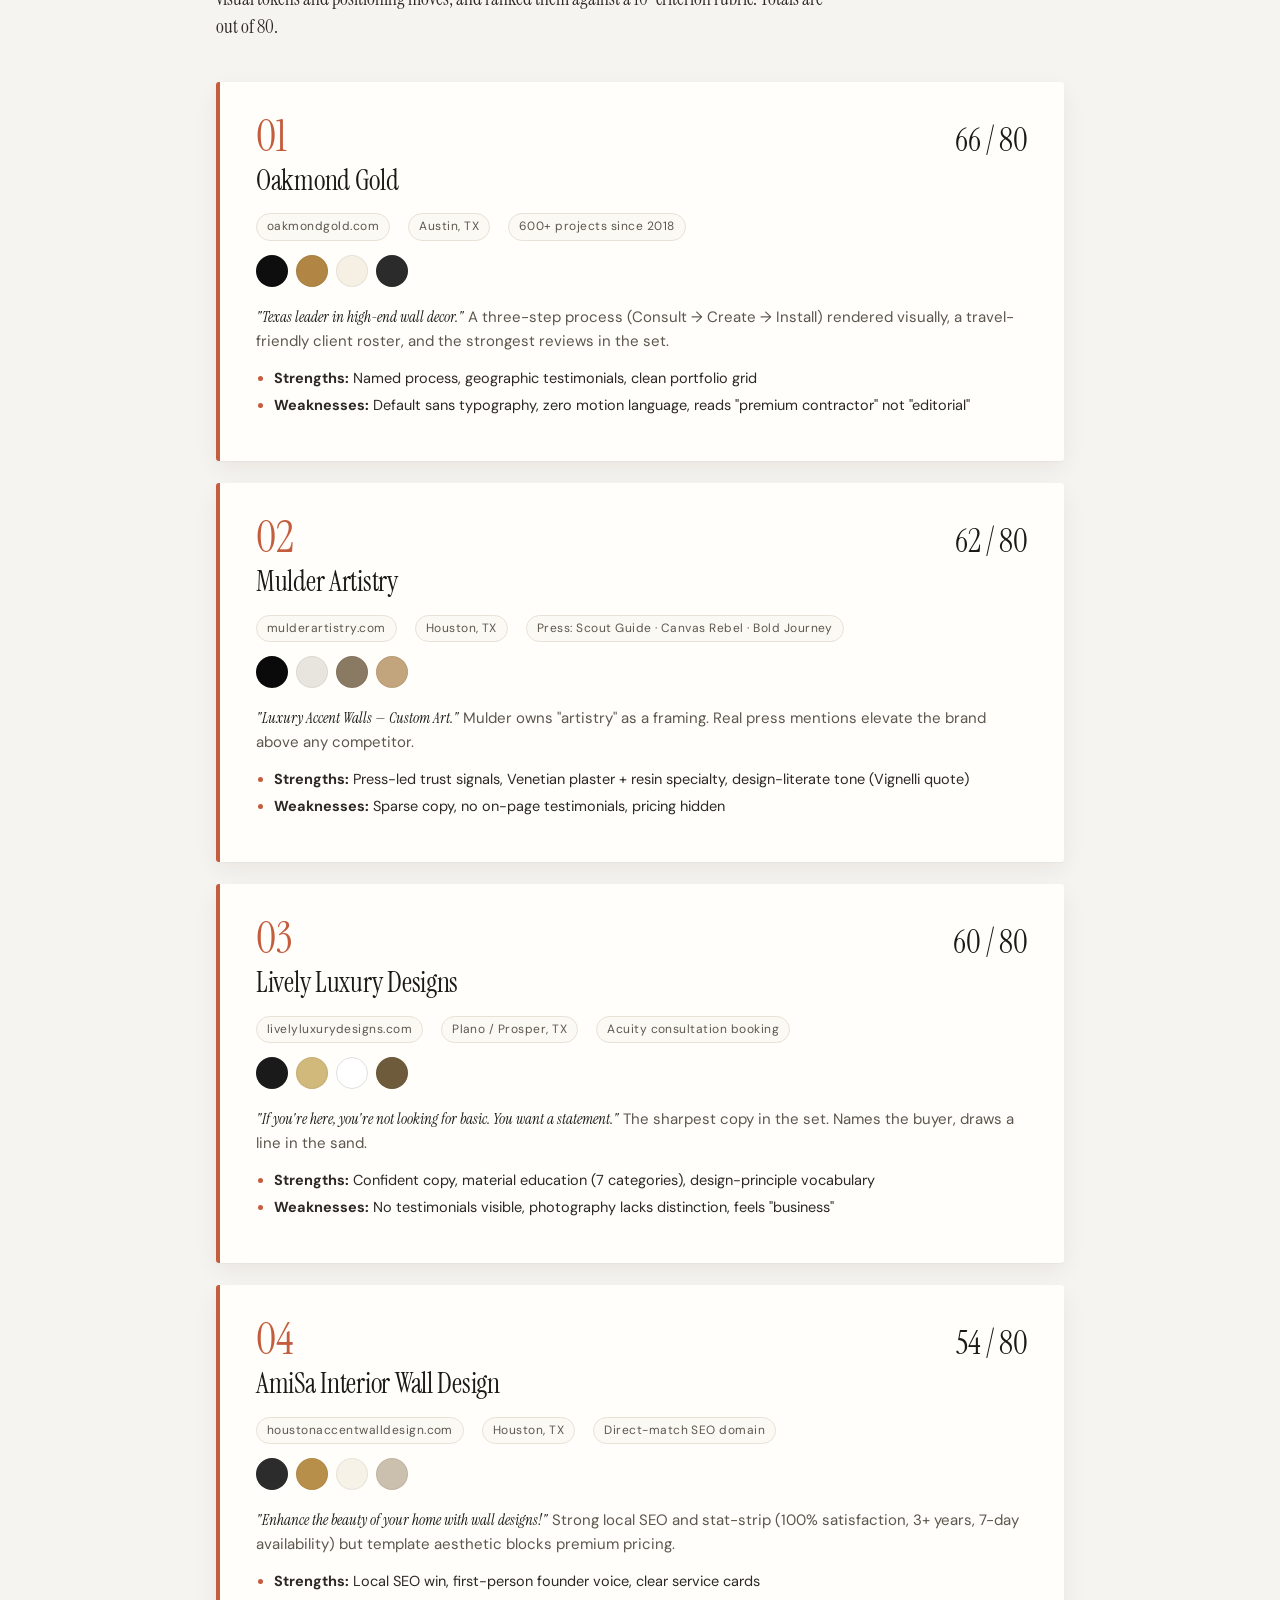
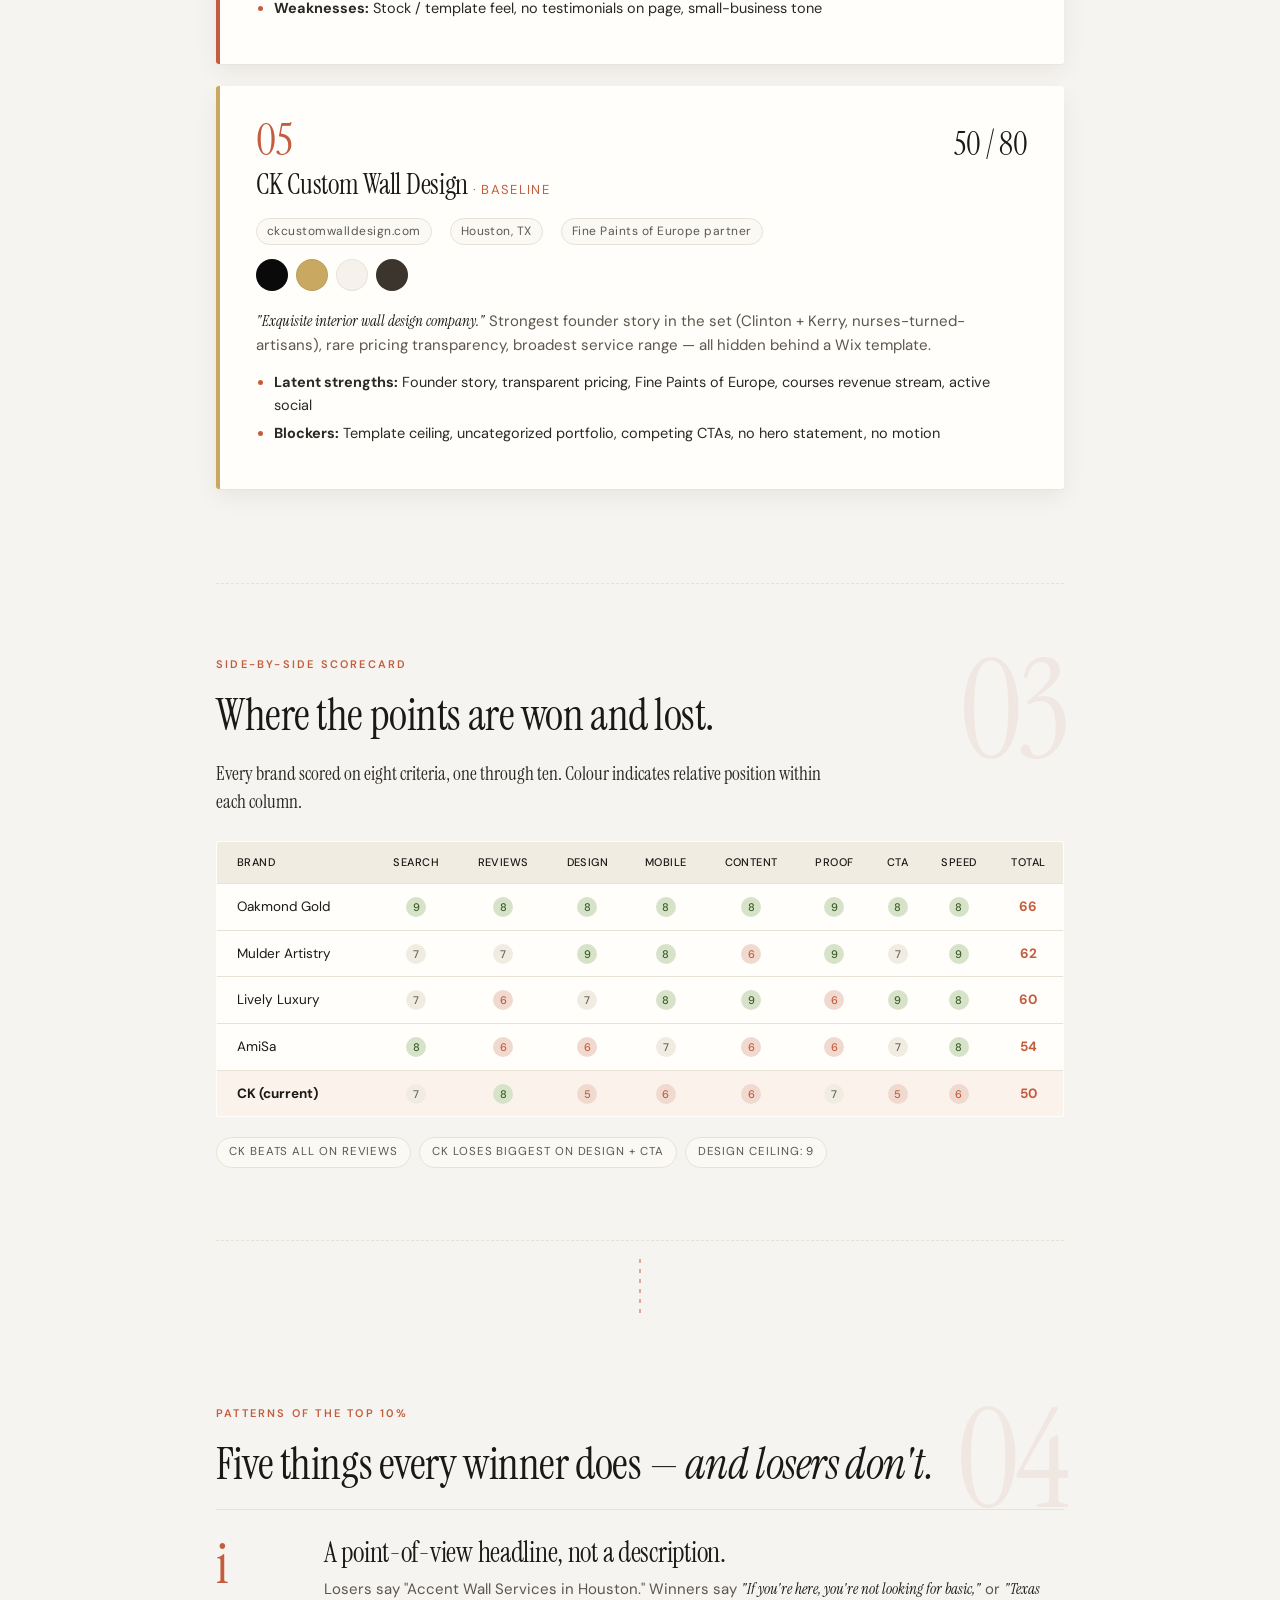
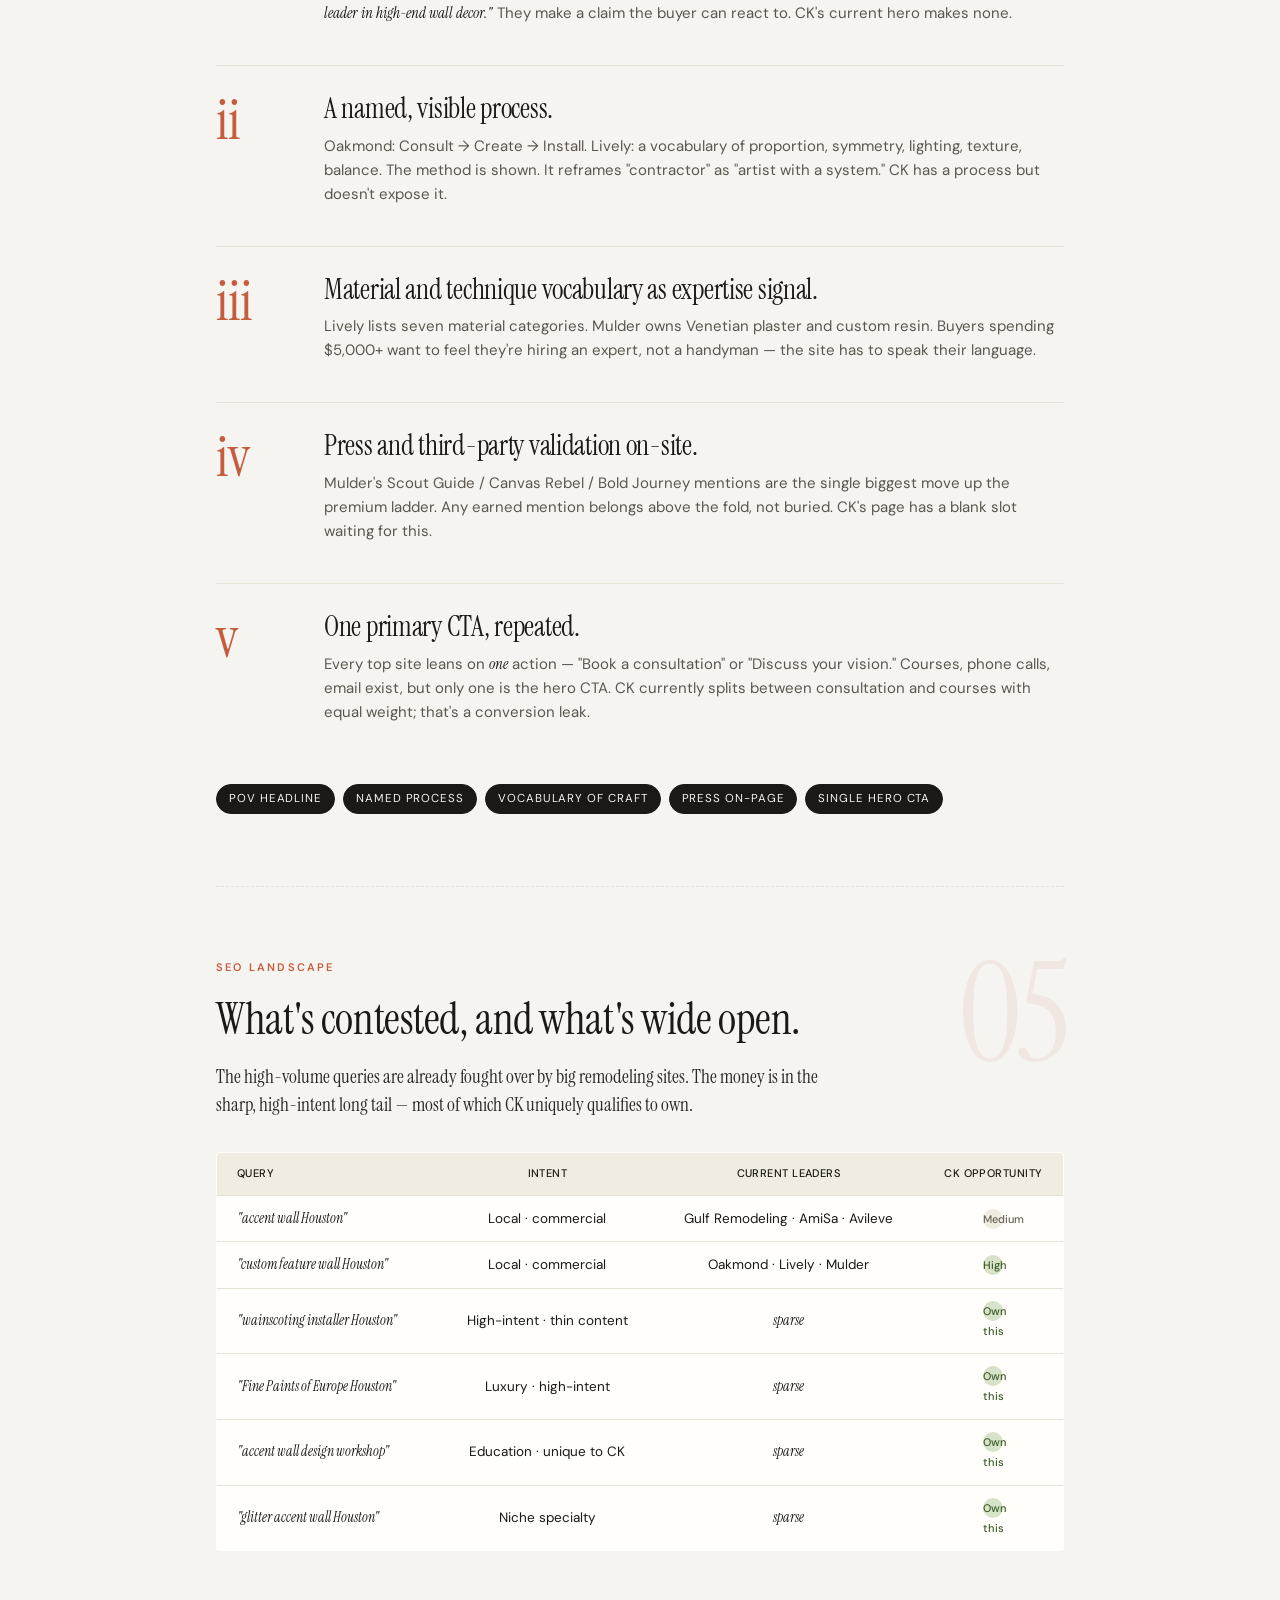
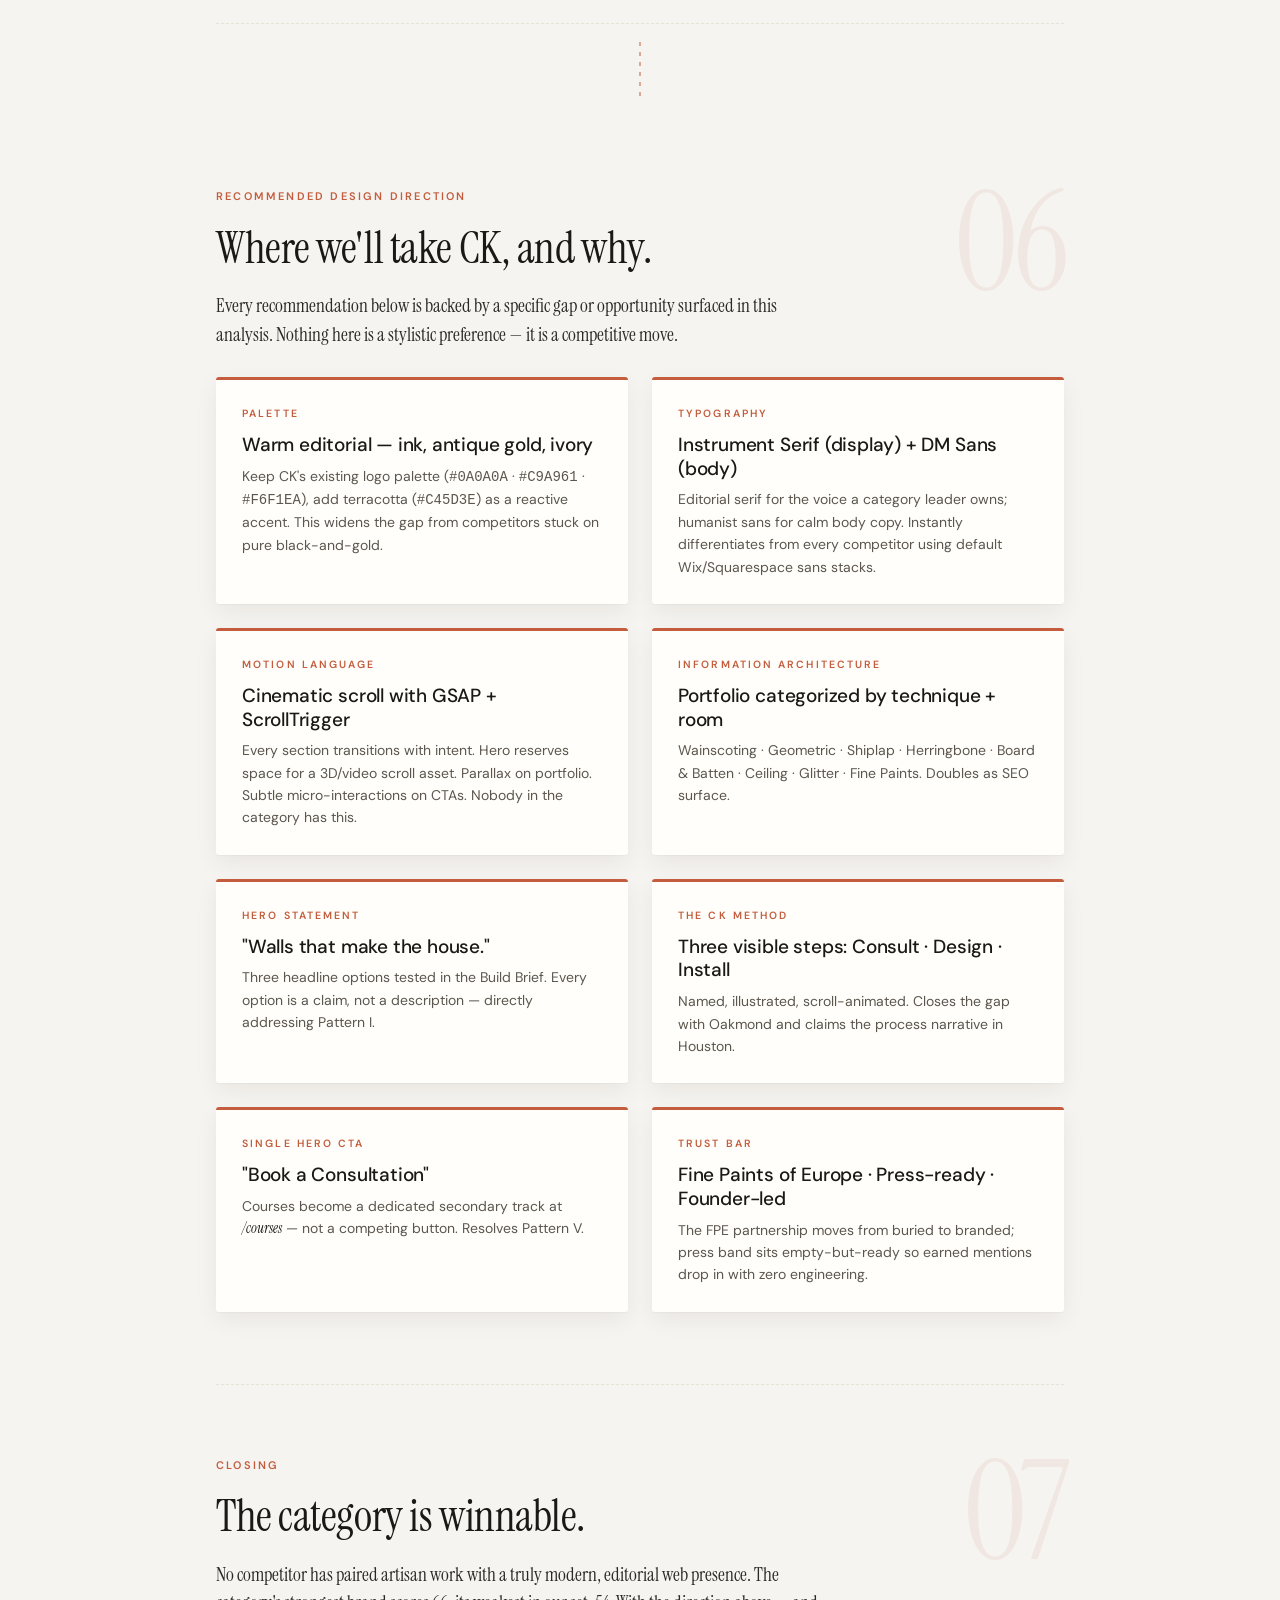
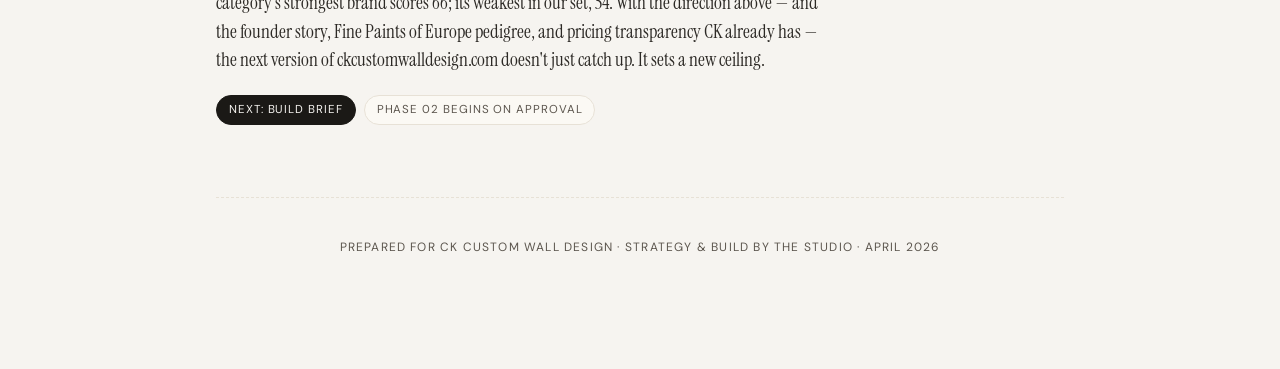
<file: site/competitive-analysis.html>
<!DOCTYPE html>
<html lang="en">
<head>
<meta charset="UTF-8">
<title>CK Custom Wall Design — Competitive Analysis</title>
<meta name="viewport" content="width=device-width,initial-scale=1">
<meta name="robots" content="noindex, nofollow">
<link rel="preconnect" href="https://fonts.googleapis.com">
<link rel="preconnect" href="https://fonts.gstatic.com" crossorigin>
<link href="https://fonts.googleapis.com/css2?family=Instrument+Serif:ital@0;1&family=DM+Sans:wght@300;400;500;600;700&display=swap" rel="stylesheet">
<style>
  :root{
    --paper:#f6f4f0;
    --card:#fffefa;
    --ink:#1b1916;
    --muted:#5c564e;
    --rule:#e7e1d6;
    --accent:#c45d3e;
    --gold:#c9a961;
    --shadow:0 1px 2px rgba(27,25,22,.04),0 8px 24px rgba(27,25,22,.06);
  }
  *{box-sizing:border-box;margin:0;padding:0}
  html{scroll-behavior:smooth}
  body{
    font-family:'DM Sans',system-ui,sans-serif;
    background:var(--paper);
    color:var(--ink);
    line-height:1.6;
    font-size:15px;
    position:relative;
    min-height:100vh;
  }
  body::before{
    content:"";
    position:fixed;inset:0;
    background-image:url("data:image/svg+xml;utf8,<svg xmlns='http://www.w3.org/2000/svg' width='300' height='300'><filter id='n'><feTurbulence type='fractalNoise' baseFrequency='0.9' numOctaves='2' stitchTiles='stitch'/><feColorMatrix values='0 0 0 0 0 0 0 0 0 0 0 0 0 0 0 0 0 0 0.4 0'/></filter><rect width='100%25' height='100%25' filter='url(%23n)' opacity='0.5'/></svg>");
    opacity:.35;pointer-events:none;z-index:0;
  }
  .wrap{max-width:960px;margin:0 auto;padding:72px 56px;position:relative;z-index:1}
  h1,h2,h3,h4{font-family:'Instrument Serif',Georgia,serif;font-weight:400;letter-spacing:-.01em;color:var(--ink)}
  h1{font-size:76px;line-height:1.02;letter-spacing:-.02em}
  h2{font-size:44px;line-height:1.1;margin-bottom:20px}
  h3{font-size:28px;line-height:1.2}
  h4{font-size:22px;line-height:1.25}
  p{color:var(--muted);margin-bottom:14px}
  em{font-style:italic;font-family:'Instrument Serif',serif;color:var(--ink)}
  a{color:var(--accent);text-decoration:none}
  a:hover{text-decoration:underline}

  /* ===== Cover ===== */
  .cover{
    min-height:92vh;
    display:flex;flex-direction:column;justify-content:space-between;
    padding-bottom:48px;
    border-bottom:1px solid var(--rule);
  }
  .cover-top{display:flex;justify-content:space-between;align-items:center;font-size:13px;letter-spacing:.12em;text-transform:uppercase;color:var(--muted)}
  .cover-top strong{color:var(--ink);font-weight:500;letter-spacing:.12em}
  .cover-mid h1{max-width:720px;margin-top:56px}
  .cover-mid p.lede{
    max-width:560px;margin-top:28px;font-size:19px;line-height:1.55;
    font-family:'Instrument Serif',serif;font-style:italic;color:#3b352d;
  }
  .badge{
    display:inline-block;padding:6px 14px;border:1px solid var(--accent);
    color:var(--accent);border-radius:100px;font-size:12px;letter-spacing:.14em;
    text-transform:uppercase;font-weight:500;margin-bottom:40px;
  }
  .cover-foot{display:flex;justify-content:space-between;align-items:end;color:var(--muted);font-size:13px}
  .cover-foot .col{max-width:260px}
  .cover-foot .label{font-size:11px;letter-spacing:.14em;text-transform:uppercase;margin-bottom:6px;color:#8a8478}
  .cover-foot strong{color:var(--ink);font-weight:500}

  /* ===== Sections ===== */
  section{padding:72px 0;border-bottom:1px dashed var(--rule);position:relative}
  section:last-child{border-bottom:none}
  .kicker{
    font-size:11px;letter-spacing:.2em;text-transform:uppercase;
    color:var(--accent);font-weight:600;margin-bottom:18px;
  }
  .section-num{
    position:absolute;right:0;top:56px;font-family:'Instrument Serif',serif;
    font-size:140px;color:rgba(196,93,62,.08);font-weight:400;line-height:1;
    letter-spacing:-.04em;user-select:none;
  }
  .lede-p{font-size:19px;line-height:1.5;color:#2c2925;max-width:620px;font-family:'Instrument Serif',serif}

  /* ===== Cards ===== */
  .card{
    background:var(--card);
    border-left:4px solid var(--accent);
    border-radius:3px;
    padding:32px 36px;
    box-shadow:var(--shadow);
    transition:transform .3s ease, box-shadow .3s ease;
    margin-bottom:22px;
  }
  .card:hover{transform:translateY(-2px);box-shadow:0 2px 6px rgba(27,25,22,.05),0 16px 40px rgba(27,25,22,.09)}
  .card .rank{
    display:flex;justify-content:space-between;align-items:baseline;margin-bottom:16px;
  }
  .card .rank .num{font-family:'Instrument Serif',serif;font-size:44px;color:var(--accent);line-height:1}
  .card .rank .score{font-family:'Instrument Serif',serif;font-size:32px;color:var(--ink)}
  .card .meta{display:flex;gap:18px;flex-wrap:wrap;font-size:12px;color:var(--muted);margin-bottom:14px;letter-spacing:.04em}
  .card .meta span{padding:3px 10px;border:1px solid var(--rule);border-radius:100px;background:#fbf9f4}

  .swatches{display:flex;gap:8px;margin:12px 0 18px}
  .swatch{width:32px;height:32px;border-radius:50%;border:1px solid rgba(0,0,0,.06)}

  .sw-ok{color:#5a7a4f}
  .sw-bad{color:var(--accent)}
  ul.compact{padding-left:18px;margin-bottom:12px}
  ul.compact li{margin-bottom:4px;color:#2c2925;font-size:14.5px}
  ul.compact li::marker{color:var(--accent)}

  /* ===== Scores table ===== */
  table.scores{width:100%;border-collapse:collapse;margin-top:24px;background:var(--card);border:1px solid var(--rule);border-radius:3px;overflow:hidden}
  table.scores th,table.scores td{padding:12px 10px;text-align:center;font-size:13.5px;border-bottom:1px solid var(--rule)}
  table.scores th{background:#f1ece2;font-weight:500;font-family:'DM Sans';letter-spacing:.04em;color:var(--ink);text-transform:uppercase;font-size:11px}
  table.scores td:first-child,table.scores th:first-child{text-align:left;padding-left:20px}
  table.scores tr:last-child td{border-bottom:none}
  table.scores .total{font-weight:700;color:var(--accent)}
  table.scores .client{background:#fbf2ec}
  .bar{display:inline-block;width:20px;height:20px;line-height:20px;border-radius:50%;background:#f1ece2;color:var(--ink);font-size:11px;font-weight:500}
  .bar.high{background:#d7e3c9;color:#3c5a2a}
  .bar.med{background:#f1ece2;color:#6a6357}
  .bar.low{background:#f0d9cf;color:var(--accent)}

  /* ===== Patterns ===== */
  .pattern{
    display:grid;grid-template-columns:80px 1fr;gap:28px;
    padding:26px 0;border-top:1px solid var(--rule);
  }
  .pattern:first-of-type{border-top:none}
  .pattern .big{font-family:'Instrument Serif',serif;font-size:56px;color:var(--accent);line-height:1}
  .pattern h3{margin-bottom:8px}
  .pattern p{color:var(--muted)}

  /* ===== Direction (final) ===== */
  .direction-grid{display:grid;grid-template-columns:1fr 1fr;gap:24px;margin-top:28px}
  .direction-card{background:var(--card);padding:26px;border-radius:3px;box-shadow:var(--shadow);border-top:3px solid var(--accent)}
  .direction-card .label{font-size:10.5px;letter-spacing:.2em;text-transform:uppercase;color:var(--accent);font-weight:600;margin-bottom:10px}
  .direction-card h4{font-size:19px;font-family:'DM Sans';font-weight:500;margin-bottom:8px;color:var(--ink)}
  .direction-card p{font-size:14px;margin:0}

  /* ===== Tags ===== */
  .tags{display:flex;gap:8px;flex-wrap:wrap;margin-top:20px}
  .tag{padding:5px 12px;border:1px solid var(--rule);border-radius:100px;font-size:11.5px;letter-spacing:.08em;text-transform:uppercase;color:var(--muted);background:#fbf9f4}
  .tag.solid{background:var(--ink);color:var(--paper);border-color:var(--ink)}

  /* Flow connector */
  .connector{display:flex;justify-content:center;padding:18px 0}
  .connector svg{color:var(--accent);opacity:.5}

  /* Footer */
  footer{text-align:center;padding:40px 0;color:var(--muted);font-size:12px;letter-spacing:.1em;text-transform:uppercase}

  /* ===== Print ===== */
  @media print{
    body{background:#fff;font-size:11pt}
    body::before{display:none}
    .wrap{padding:0;max-width:none}
    section{page-break-inside:avoid;padding:36px 28px;border-bottom:1px dashed #ccc}
    .cover{page-break-after:always;min-height:95vh;padding:48px 28px}
    .card{page-break-inside:avoid;box-shadow:none;border:1px solid var(--rule);border-left:4px solid var(--accent)}
    .section-num{font-size:90px}
    h1{font-size:52pt}
    h2{font-size:28pt}
    .direction-grid{display:block}
    .direction-card{margin-bottom:12px}
    @page{size:A4;margin:14mm}
  }

  @media (max-width:720px){
    .wrap{padding:40px 24px}
    h1{font-size:48px}
    h2{font-size:32px}
    .section-num{font-size:72px;top:30px}
    .direction-grid{grid-template-columns:1fr}
    .cover-foot{flex-direction:column;gap:20px;align-items:flex-start}
    table.scores{display:block;overflow-x:auto;white-space:nowrap}
    .pattern{grid-template-columns:1fr}
  }
</style>
</head>
<body>
<div class="wrap">

  <!-- =========== COVER =========== -->
  <section class="cover">
    <div class="cover-top">
      <strong>CK Custom Wall Design</strong>
      <span>Strategy Deliverable · 01 / 04</span>
    </div>
    <div class="cover-mid">
      <span class="badge">Competitive Analysis</span>
      <h1>The state of custom feature walls <em>—</em> and where CK wins.</h1>
      <p class="lede">A field study of the top five brands competing for premium wall-design work in Houston and Texas, and the design direction that can put CK at the top of the list.</p>
    </div>
    <div class="cover-foot">
      <div class="col">
        <div class="label">Prepared For</div>
        <strong>Clinton &amp; Kerry — CK Custom Wall Design</strong><br>
        Houston, Texas
      </div>
      <div class="col" style="text-align:right">
        <div class="label">Date</div>
        <strong>April 2026</strong><br>
        Phase 01 of the rebuild
      </div>
    </div>
  </section>

  <!-- =========== EXECUTIVE SUMMARY =========== -->
  <section>
    <span class="section-num">01</span>
    <div class="kicker">Executive Summary</div>
    <h2>The category ceiling is surprisingly low.</h2>
    <p class="lede-p">Across the five highest-ranking custom-wall brands in Texas, not one has married an editorial visual language with the real craftsmanship shown in the work. The best competitor — Oakmond Gold — scores 66/80 on our rubric; the weakest, 54. CK currently scores 50 despite having the strongest founder story, the clearest pricing, and the only luxury-paint pedigree in the set. The gap is not the work. The gap is the website.</p>
    <div class="tags">
      <span class="tag solid">Premium positioning unclaimed</span>
      <span class="tag">Founder story = moat</span>
      <span class="tag">Fine Paints of Europe</span>
      <span class="tag">Editorial motion language</span>
    </div>
  </section>

  <!-- =========== COMPETITOR PROFILES =========== -->
  <section>
    <span class="section-num">02</span>
    <div class="kicker">Competitor Profiles</div>
    <h2>The top five, benchmarked.</h2>
    <p class="lede-p" style="margin-bottom:40px">Each profile below is scored 1–10 across eight criteria. We deep-scraped every site, pulled their visual tokens and positioning moves, and ranked them against a 10-criterion rubric. Totals are out of 80.</p>

    <!-- 1 Oakmond Gold -->
    <div class="card">
      <div class="rank">
        <div>
          <div class="num">01</div>
          <h3 style="margin-top:6px">Oakmond Gold</h3>
        </div>
        <div class="score">66 / 80</div>
      </div>
      <div class="meta">
        <span>oakmondgold.com</span>
        <span>Austin, TX</span>
        <span>600+ projects since 2018</span>
      </div>
      <div class="swatches" aria-label="Oakmond Gold palette">
        <span class="swatch" style="background:#0e0e0e"></span>
        <span class="swatch" style="background:#b18644"></span>
        <span class="swatch" style="background:#f5efe4"></span>
        <span class="swatch" style="background:#2b2b2b"></span>
      </div>
      <p><em>"Texas leader in high-end wall decor."</em> A three-step process (Consult → Create → Install) rendered visually, a travel-friendly client roster, and the strongest reviews in the set.</p>
      <ul class="compact" style="margin-top:14px">
        <li class="sw-ok"><strong>Strengths:</strong> Named process, geographic testimonials, clean portfolio grid</li>
        <li class="sw-bad"><strong>Weaknesses:</strong> Default sans typography, zero motion language, reads "premium contractor" not "editorial"</li>
      </ul>
    </div>

    <!-- 2 Mulder -->
    <div class="card">
      <div class="rank">
        <div>
          <div class="num">02</div>
          <h3 style="margin-top:6px">Mulder Artistry</h3>
        </div>
        <div class="score">62 / 80</div>
      </div>
      <div class="meta">
        <span>mulderartistry.com</span>
        <span>Houston, TX</span>
        <span>Press: Scout Guide · Canvas Rebel · Bold Journey</span>
      </div>
      <div class="swatches">
        <span class="swatch" style="background:#0a0a0a"></span>
        <span class="swatch" style="background:#e8e5df"></span>
        <span class="swatch" style="background:#8a7a63"></span>
        <span class="swatch" style="background:#c2a57d"></span>
      </div>
      <p><em>"Luxury Accent Walls — Custom Art."</em> Mulder owns "artistry" as a framing. Real press mentions elevate the brand above any competitor.</p>
      <ul class="compact" style="margin-top:14px">
        <li class="sw-ok"><strong>Strengths:</strong> Press-led trust signals, Venetian plaster + resin specialty, design-literate tone (Vignelli quote)</li>
        <li class="sw-bad"><strong>Weaknesses:</strong> Sparse copy, no on-page testimonials, pricing hidden</li>
      </ul>
    </div>

    <!-- 3 Lively -->
    <div class="card">
      <div class="rank">
        <div>
          <div class="num">03</div>
          <h3 style="margin-top:6px">Lively Luxury Designs</h3>
        </div>
        <div class="score">60 / 80</div>
      </div>
      <div class="meta">
        <span>livelyluxurydesigns.com</span>
        <span>Plano / Prosper, TX</span>
        <span>Acuity consultation booking</span>
      </div>
      <div class="swatches">
        <span class="swatch" style="background:#1a1a1a"></span>
        <span class="swatch" style="background:#d1b87b"></span>
        <span class="swatch" style="background:#ffffff;border:1px solid #e0e0e0"></span>
        <span class="swatch" style="background:#6e5b3b"></span>
      </div>
      <p><em>"If you're here, you're not looking for basic. You want a statement."</em> The sharpest copy in the set. Names the buyer, draws a line in the sand.</p>
      <ul class="compact" style="margin-top:14px">
        <li class="sw-ok"><strong>Strengths:</strong> Confident copy, material education (7 categories), design-principle vocabulary</li>
        <li class="sw-bad"><strong>Weaknesses:</strong> No testimonials visible, photography lacks distinction, feels "business"</li>
      </ul>
    </div>

    <!-- 4 AmiSa -->
    <div class="card">
      <div class="rank">
        <div>
          <div class="num">04</div>
          <h3 style="margin-top:6px">AmiSa Interior Wall Design</h3>
        </div>
        <div class="score">54 / 80</div>
      </div>
      <div class="meta">
        <span>houstonaccentwalldesign.com</span>
        <span>Houston, TX</span>
        <span>Direct-match SEO domain</span>
      </div>
      <div class="swatches">
        <span class="swatch" style="background:#2c2c2c"></span>
        <span class="swatch" style="background:#b88f4a"></span>
        <span class="swatch" style="background:#f7f2e8"></span>
        <span class="swatch" style="background:#cbc0ad"></span>
      </div>
      <p><em>"Enhance the beauty of your home with wall designs!"</em> Strong local SEO and stat-strip (100% satisfaction, 3+ years, 7-day availability) but template aesthetic blocks premium pricing.</p>
      <ul class="compact" style="margin-top:14px">
        <li class="sw-ok"><strong>Strengths:</strong> Local SEO win, first-person founder voice, clear service cards</li>
        <li class="sw-bad"><strong>Weaknesses:</strong> Stock / template feel, no testimonials on page, small-business tone</li>
      </ul>
    </div>

    <!-- 5 CK (baseline) -->
    <div class="card" style="border-left-color:var(--gold)">
      <div class="rank">
        <div>
          <div class="num">05</div>
          <h3 style="margin-top:6px">CK Custom Wall Design <span style="font-size:13px;color:var(--accent);font-family:'DM Sans';letter-spacing:.1em;text-transform:uppercase">· baseline</span></h3>
        </div>
        <div class="score">50 / 80</div>
      </div>
      <div class="meta">
        <span>ckcustomwalldesign.com</span>
        <span>Houston, TX</span>
        <span>Fine Paints of Europe partner</span>
      </div>
      <div class="swatches">
        <span class="swatch" style="background:#0a0a0a"></span>
        <span class="swatch" style="background:#c9a961"></span>
        <span class="swatch" style="background:#f6f1ea"></span>
        <span class="swatch" style="background:#3b352d"></span>
      </div>
      <p><em>"Exquisite interior wall design company."</em> Strongest founder story in the set (Clinton + Kerry, nurses-turned-artisans), rare pricing transparency, broadest service range — all hidden behind a Wix template.</p>
      <ul class="compact" style="margin-top:14px">
        <li class="sw-ok"><strong>Latent strengths:</strong> Founder story, transparent pricing, Fine Paints of Europe, courses revenue stream, active social</li>
        <li class="sw-bad"><strong>Blockers:</strong> Template ceiling, uncategorized portfolio, competing CTAs, no hero statement, no motion</li>
      </ul>
    </div>
  </section>

  <!-- =========== SCORE TABLE =========== -->
  <section>
    <span class="section-num">03</span>
    <div class="kicker">Side-by-Side Scorecard</div>
    <h2>Where the points are won and lost.</h2>
    <p class="lede-p">Every brand scored on eight criteria, one through ten. Colour indicates relative position within each column.</p>
    <table class="scores">
      <thead>
        <tr>
          <th>Brand</th>
          <th>Search</th>
          <th>Reviews</th>
          <th>Design</th>
          <th>Mobile</th>
          <th>Content</th>
          <th>Proof</th>
          <th>CTA</th>
          <th>Speed</th>
          <th>Total</th>
        </tr>
      </thead>
      <tbody>
        <tr>
          <td>Oakmond Gold</td>
          <td><span class="bar high">9</span></td>
          <td><span class="bar high">8</span></td>
          <td><span class="bar high">8</span></td>
          <td><span class="bar high">8</span></td>
          <td><span class="bar high">8</span></td>
          <td><span class="bar high">9</span></td>
          <td><span class="bar high">8</span></td>
          <td><span class="bar high">8</span></td>
          <td class="total">66</td>
        </tr>
        <tr>
          <td>Mulder Artistry</td>
          <td><span class="bar med">7</span></td>
          <td><span class="bar med">7</span></td>
          <td><span class="bar high">9</span></td>
          <td><span class="bar high">8</span></td>
          <td><span class="bar low">6</span></td>
          <td><span class="bar high">9</span></td>
          <td><span class="bar med">7</span></td>
          <td><span class="bar high">9</span></td>
          <td class="total">62</td>
        </tr>
        <tr>
          <td>Lively Luxury</td>
          <td><span class="bar med">7</span></td>
          <td><span class="bar low">6</span></td>
          <td><span class="bar med">7</span></td>
          <td><span class="bar high">8</span></td>
          <td><span class="bar high">9</span></td>
          <td><span class="bar low">6</span></td>
          <td><span class="bar high">9</span></td>
          <td><span class="bar high">8</span></td>
          <td class="total">60</td>
        </tr>
        <tr>
          <td>AmiSa</td>
          <td><span class="bar high">8</span></td>
          <td><span class="bar low">6</span></td>
          <td><span class="bar low">6</span></td>
          <td><span class="bar med">7</span></td>
          <td><span class="bar low">6</span></td>
          <td><span class="bar low">6</span></td>
          <td><span class="bar med">7</span></td>
          <td><span class="bar high">8</span></td>
          <td class="total">54</td>
        </tr>
        <tr class="client">
          <td><strong>CK (current)</strong></td>
          <td><span class="bar med">7</span></td>
          <td><span class="bar high">8</span></td>
          <td><span class="bar low">5</span></td>
          <td><span class="bar low">6</span></td>
          <td><span class="bar low">6</span></td>
          <td><span class="bar med">7</span></td>
          <td><span class="bar low">5</span></td>
          <td><span class="bar low">6</span></td>
          <td class="total">50</td>
        </tr>
      </tbody>
    </table>
    <div class="tags">
      <span class="tag">CK beats all on Reviews</span>
      <span class="tag">CK loses biggest on Design + CTA</span>
      <span class="tag">Design ceiling: 9</span>
    </div>
  </section>

  <div class="connector" aria-hidden="true">
    <svg width="2" height="56" viewBox="0 0 2 56"><line x1="1" y1="0" x2="1" y2="56" stroke="currentColor" stroke-width="2" stroke-dasharray="4 6"/></svg>
  </div>

  <!-- =========== PATTERNS =========== -->
  <section>
    <span class="section-num">04</span>
    <div class="kicker">Patterns of the Top 10%</div>
    <h2>Five things every winner does <em>— and losers don't.</em></h2>

    <div class="pattern">
      <div class="big">i</div>
      <div>
        <h3>A point-of-view headline, not a description.</h3>
        <p>Losers say "Accent Wall Services in Houston." Winners say <em>"If you're here, you're not looking for basic,"</em> or <em>"Texas leader in high-end wall decor."</em> They make a claim the buyer can react to. CK's current hero makes none.</p>
      </div>
    </div>

    <div class="pattern">
      <div class="big">ii</div>
      <div>
        <h3>A named, visible process.</h3>
        <p>Oakmond: Consult → Create → Install. Lively: a vocabulary of proportion, symmetry, lighting, texture, balance. The method is shown. It reframes "contractor" as "artist with a system." CK has a process but doesn't expose it.</p>
      </div>
    </div>

    <div class="pattern">
      <div class="big">iii</div>
      <div>
        <h3>Material and technique vocabulary as expertise signal.</h3>
        <p>Lively lists seven material categories. Mulder owns Venetian plaster and custom resin. Buyers spending $5,000+ want to feel they're hiring an expert, not a handyman — the site has to speak their language.</p>
      </div>
    </div>

    <div class="pattern">
      <div class="big">iv</div>
      <div>
        <h3>Press and third-party validation on-site.</h3>
        <p>Mulder's Scout Guide / Canvas Rebel / Bold Journey mentions are the single biggest move up the premium ladder. Any earned mention belongs above the fold, not buried. CK's page has a blank slot waiting for this.</p>
      </div>
    </div>

    <div class="pattern">
      <div class="big">v</div>
      <div>
        <h3>One primary CTA, repeated.</h3>
        <p>Every top site leans on <em>one</em> action — "Book a consultation" or "Discuss your vision." Courses, phone calls, email exist, but only one is the hero CTA. CK currently splits between consultation and courses with equal weight; that's a conversion leak.</p>
      </div>
    </div>

    <div class="tags">
      <span class="tag solid">POV headline</span>
      <span class="tag solid">Named process</span>
      <span class="tag solid">Vocabulary of craft</span>
      <span class="tag solid">Press on-page</span>
      <span class="tag solid">Single hero CTA</span>
    </div>
  </section>

  <!-- =========== SEO =========== -->
  <section>
    <span class="section-num">05</span>
    <div class="kicker">SEO Landscape</div>
    <h2>What's contested, and what's wide open.</h2>
    <p class="lede-p">The high-volume queries are already fought over by big remodeling sites. The money is in the sharp, high-intent long tail — most of which CK uniquely qualifies to own.</p>
    <table class="scores" style="margin-top:32px">
      <thead>
        <tr>
          <th>Query</th>
          <th>Intent</th>
          <th>Current Leaders</th>
          <th>CK Opportunity</th>
        </tr>
      </thead>
      <tbody>
        <tr>
          <td style="text-align:left"><em>"accent wall Houston"</em></td>
          <td>Local · commercial</td>
          <td>Gulf Remodeling · AmiSa · Avileve</td>
          <td><span class="bar med">Medium</span></td>
        </tr>
        <tr>
          <td style="text-align:left"><em>"custom feature wall Houston"</em></td>
          <td>Local · commercial</td>
          <td>Oakmond · Lively · Mulder</td>
          <td><span class="bar high">High</span></td>
        </tr>
        <tr>
          <td style="text-align:left"><em>"wainscoting installer Houston"</em></td>
          <td>High-intent · thin content</td>
          <td><em>sparse</em></td>
          <td><span class="bar high">Own this</span></td>
        </tr>
        <tr>
          <td style="text-align:left"><em>"Fine Paints of Europe Houston"</em></td>
          <td>Luxury · high-intent</td>
          <td><em>sparse</em></td>
          <td><span class="bar high">Own this</span></td>
        </tr>
        <tr>
          <td style="text-align:left"><em>"accent wall design workshop"</em></td>
          <td>Education · unique to CK</td>
          <td><em>sparse</em></td>
          <td><span class="bar high">Own this</span></td>
        </tr>
        <tr>
          <td style="text-align:left"><em>"glitter accent wall Houston"</em></td>
          <td>Niche specialty</td>
          <td><em>sparse</em></td>
          <td><span class="bar high">Own this</span></td>
        </tr>
      </tbody>
    </table>
  </section>

  <div class="connector" aria-hidden="true">
    <svg width="2" height="56" viewBox="0 0 2 56"><line x1="1" y1="0" x2="1" y2="56" stroke="currentColor" stroke-width="2" stroke-dasharray="4 6"/></svg>
  </div>

  <!-- =========== RECOMMENDED DIRECTION =========== -->
  <section>
    <span class="section-num">06</span>
    <div class="kicker">Recommended Design Direction</div>
    <h2>Where we'll take CK, and why.</h2>
    <p class="lede-p">Every recommendation below is backed by a specific gap or opportunity surfaced in this analysis. Nothing here is a stylistic preference — it is a competitive move.</p>

    <div class="direction-grid">
      <div class="direction-card">
        <div class="label">Palette</div>
        <h4>Warm editorial — ink, antique gold, ivory</h4>
        <p>Keep CK's existing logo palette (<code>#0A0A0A</code> · <code>#C9A961</code> · <code>#F6F1EA</code>), add terracotta (<code>#C45D3E</code>) as a reactive accent. This widens the gap from competitors stuck on pure black-and-gold.</p>
      </div>
      <div class="direction-card">
        <div class="label">Typography</div>
        <h4>Instrument Serif (display) + DM Sans (body)</h4>
        <p>Editorial serif for the voice a category leader owns; humanist sans for calm body copy. Instantly differentiates from every competitor using default Wix/Squarespace sans stacks.</p>
      </div>
      <div class="direction-card">
        <div class="label">Motion Language</div>
        <h4>Cinematic scroll with GSAP + ScrollTrigger</h4>
        <p>Every section transitions with intent. Hero reserves space for a 3D/video scroll asset. Parallax on portfolio. Subtle micro-interactions on CTAs. Nobody in the category has this.</p>
      </div>
      <div class="direction-card">
        <div class="label">Information Architecture</div>
        <h4>Portfolio categorized by technique + room</h4>
        <p>Wainscoting · Geometric · Shiplap · Herringbone · Board &amp; Batten · Ceiling · Glitter · Fine Paints. Doubles as SEO surface.</p>
      </div>
      <div class="direction-card">
        <div class="label">Hero Statement</div>
        <h4>"Walls that make the house."</h4>
        <p>Three headline options tested in the Build Brief. Every option is a claim, not a description — directly addressing Pattern I.</p>
      </div>
      <div class="direction-card">
        <div class="label">The CK Method</div>
        <h4>Three visible steps: Consult · Design · Install</h4>
        <p>Named, illustrated, scroll-animated. Closes the gap with Oakmond and claims the process narrative in Houston.</p>
      </div>
      <div class="direction-card">
        <div class="label">Single Hero CTA</div>
        <h4>"Book a Consultation"</h4>
        <p>Courses become a dedicated secondary track at <em>/courses</em> — not a competing button. Resolves Pattern V.</p>
      </div>
      <div class="direction-card">
        <div class="label">Trust Bar</div>
        <h4>Fine Paints of Europe · Press-ready · Founder-led</h4>
        <p>The FPE partnership moves from buried to branded; press band sits empty-but-ready so earned mentions drop in with zero engineering.</p>
      </div>
    </div>
  </section>

  <!-- =========== CLOSE =========== -->
  <section>
    <span class="section-num">07</span>
    <div class="kicker">Closing</div>
    <h2>The category is winnable.</h2>
    <p class="lede-p">No competitor has paired artisan work with a truly modern, editorial web presence. The category's strongest brand scores 66; its weakest in our set, 54. With the direction above — and the founder story, Fine Paints of Europe pedigree, and pricing transparency CK already has — the next version of ckcustomwalldesign.com doesn't just catch up. It sets a new ceiling.</p>
    <div class="tags">
      <span class="tag solid">Next: Build Brief</span>
      <span class="tag">Phase 02 begins on approval</span>
    </div>
  </section>

  <footer>Prepared for CK Custom Wall Design · Strategy &amp; Build by the Studio · April 2026</footer>

</div>
</body>
</html>
</file>
